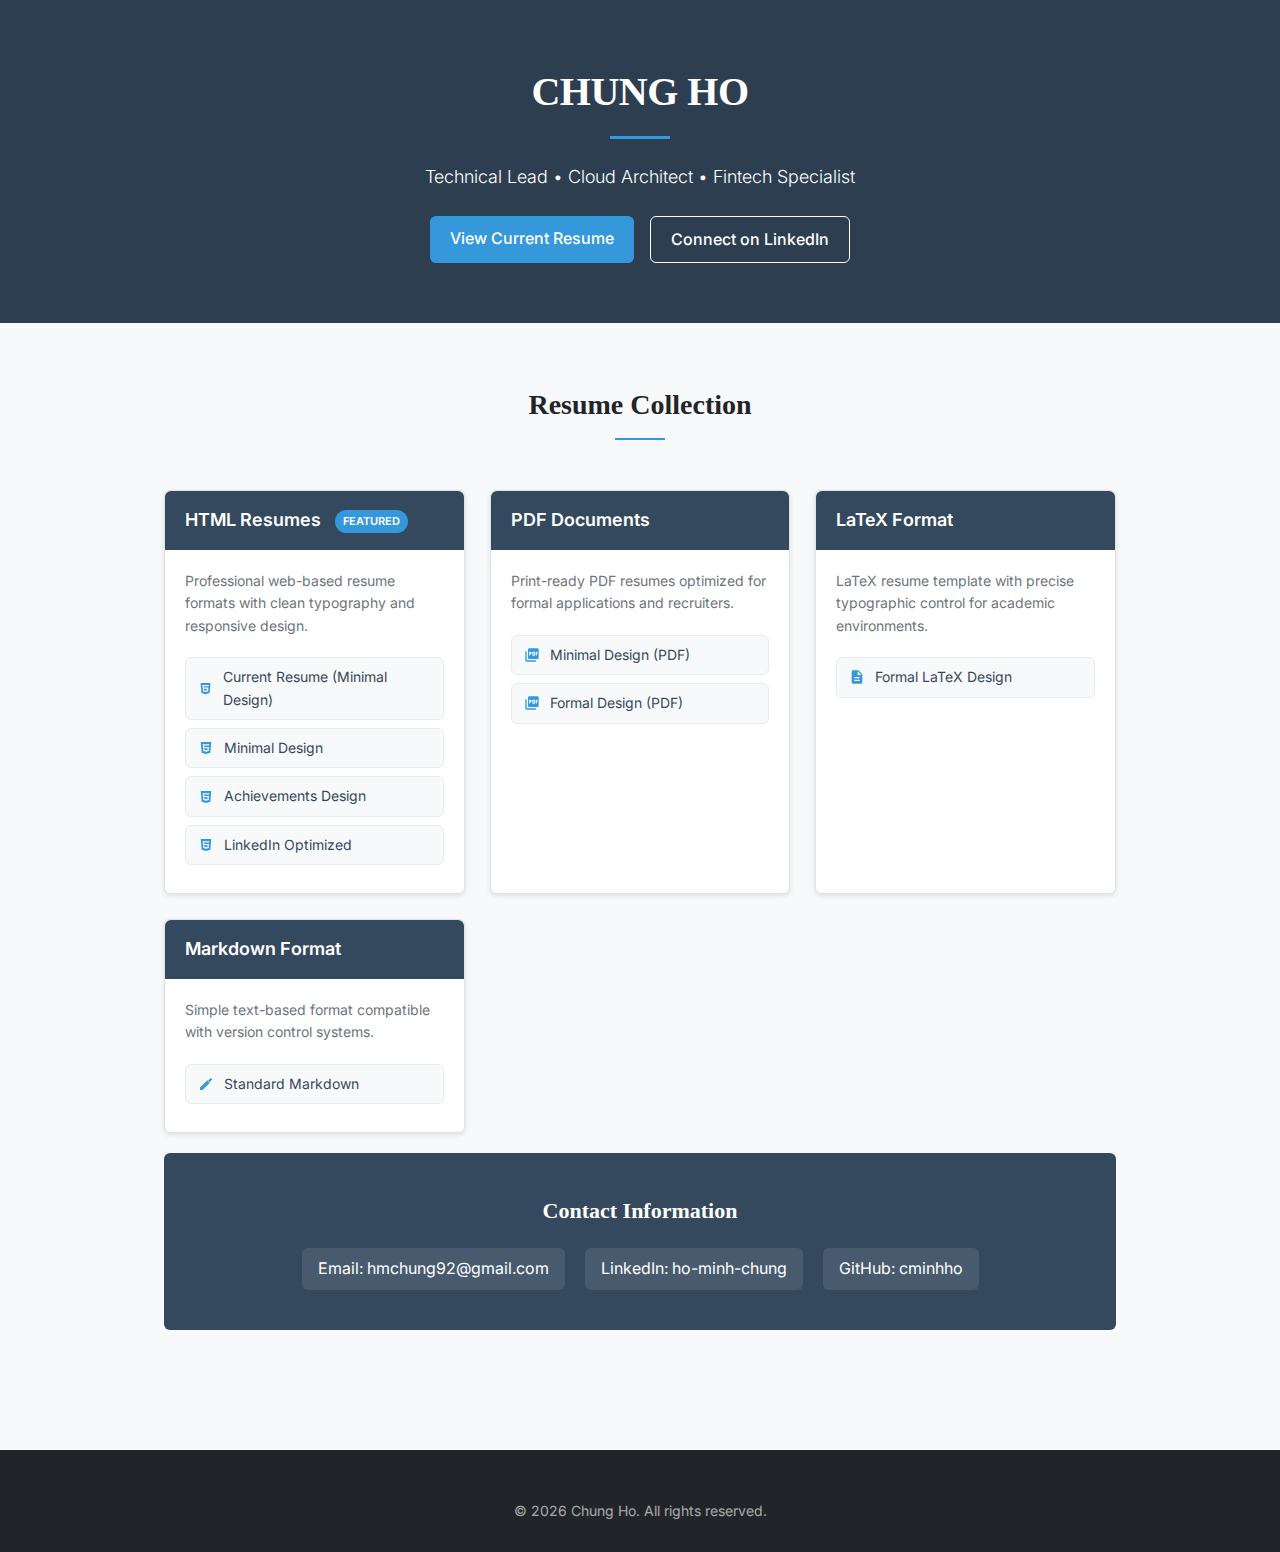
<file: portfolio.html>
<!DOCTYPE html>
<html lang="en">
<head>
    <meta charset="UTF-8">
    <meta name="viewport" content="width=device-width, initial-scale=1.0">
    <meta name="description" content="Professional resume collection of Chung Ho, Technical Lead specializing in enterprise banking and fintech solutions">
    <meta name="keywords" content="Chung Ho, resume, CV, technical lead, fintech, banking">
    <meta name="author" content="Chung Ho">
    <title>CHUNG HO | Resume Collection</title>
    <link rel="preconnect" href="https://fonts.googleapis.com">
    <link rel="preconnect" href="https://fonts.gstatic.com" crossorigin>
    <link href="https://fonts.googleapis.com/css2?family=Inter:wght@300;400;500;600;700&family=Georgia:wght@400;700&display=swap" rel="stylesheet">
    <link rel="icon" href="favicon.ico" type="image/x-icon">
    <style>
        :root {
            --primary: #2c3e50;
            --secondary: #34495e;
            --accent: #3498db;
            --light: #f8f9fa;
            --dark: #212529;
            --text: #343a40;
            --text-light: #6c757d;
            --border: #dee2e6;
            --shadow: 0 2px 5px rgba(0, 0, 0, 0.1);
            --radius: 6px;
            --transition: all 0.2s ease;
        }
        
        * {
            margin: 0;
            padding: 0;
            box-sizing: border-box;
        }
        
        body {
            font-family: 'Inter', Georgia, serif;
            background-color: var(--light);
            color: var(--text);
            line-height: 1.6;
            font-weight: 400;
            font-size: 16px;
        }
        
        .container {
            max-width: 1000px;
            margin: 0 auto;
            padding: 0 24px;
        }
        
        header {
            background-color: var(--primary);
            color: white;
            padding: 60px 0;
            text-align: center;
        }
        
        h1 {
            font-family: Georgia, serif;
            font-size: 40px;
            font-weight: 700;
            margin-bottom: 12px;
            letter-spacing: -0.5px;
        }
        
        .subtitle {
            font-size: 18px;
            font-weight: 300;
            margin-bottom: 24px;
        }
        
        .header-divider {
            width: 60px;
            height: 3px;
            background-color: var(--accent);
            margin: 0 auto 24px;
        }
        
        .btn {
            display: inline-block;
            background-color: var(--accent);
            color: white;
            text-decoration: none;
            padding: 10px 20px;
            border-radius: var(--radius);
            font-weight: 500;
            transition: var(--transition);
            border: none;
        }
        
        .btn:hover {
            background-color: #2980b9;
        }
        
        .btn:focus {
            outline: none;
            box-shadow: 0 0 0 3px rgba(52, 152, 219, 0.3);
        }
        
        .btn-primary {
            background-color: var(--accent);
        }
        
        .btn-secondary {
            background-color: transparent;
            border: 1px solid white;
        }
        
        .btn-secondary:hover {
            background-color: rgba(255, 255, 255, 0.1);
        }
        
        .header-buttons {
            margin-top: 24px;
            display: flex;
            justify-content: center;
            gap: 16px;
        }
        
        .main-content {
            padding: 60px 0;
        }
        
        .section {
            margin-bottom: 60px;
        }
        
        .section-title {
            text-align: center;
            margin-bottom: 40px;
            font-size: 28px;
            font-family: Georgia, serif;
            color: var(--dark);
            position: relative;
            padding-bottom: 10px;
        }
        
        .section-title::after {
            content: '';
            display: block;
            width: 50px;
            height: 2px;
            background-color: var(--accent);
            margin: 10px auto 0;
        }
        
        .formats-grid {
            display: grid;
            grid-template-columns: repeat(auto-fill, minmax(300px, 1fr));
            gap: 25px;
        }
        
        .format-card {
            background: white;
            border-radius: var(--radius);
            box-shadow: var(--shadow);
            transition: var(--transition);
            border: 1px solid var(--border);
        }
        
        .format-card:hover {
            box-shadow: 0 5px 15px rgba(0, 0, 0, 0.1);
        }
        
        .card-header {
            background-color: var(--secondary);
            padding: 15px 20px;
            color: white;
            border-top-left-radius: var(--radius);
            border-top-right-radius: var(--radius);
        }
        
        .card-header h2 {
            font-size: 18px;
            font-weight: 600;
            margin: 0;
        }
        
        .card-badge {
            display: inline-block;
            background-color: #3498db;
            padding: 3px 8px;
            border-radius: 12px;
            font-size: 11px;
            font-weight: 600;
            text-transform: uppercase;
            margin-left: 10px;
            vertical-align: middle;
        }
        
        .card-body {
            padding: 20px;
        }
        
        .card-body p {
            color: var(--text-light);
            margin-bottom: 20px;
            font-size: 14px;
            line-height: 1.6;
        }
        
        .format-links {
            list-style: none;
        }
        
        .format-links li {
            margin-bottom: 8px;
        }
        
        .format-links a {
            display: flex;
            align-items: center;
            color: var(--secondary);
            text-decoration: none;
            padding: 8px 12px;
            border-radius: var(--radius);
            transition: var(--transition);
            font-size: 14px;
            background-color: #f8f9fa;
            border: 1px solid #e9ecef;
        }
        
        .format-links a:hover {
            background-color: #e9ecef;
            color: var(--dark);
        }
        
        .format-links a:focus {
            outline: none;
            box-shadow: 0 0 0 2px rgba(52, 152, 219, 0.3);
        }
        
        .format-links a::before {
            content: '';
            display: inline-block;
            width: 16px;
            height: 16px;
            margin-right: 10px;
            background-repeat: no-repeat;
            background-position: center;
            background-size: contain;
        }
        
        .format-links .html-link::before {
            background-image: url("data:image/svg+xml,%3Csvg xmlns='http://www.w3.org/2000/svg' fill='%233498db' viewBox='0 0 24 24'%3E%3Cpath d='M12 17.56l4.07-1.13.55-6.1H9.38L9.2 8.3h7.6l.2-1.99H7l.56 6.01h6.89l-.23 2.58-2.22.6-2.22-.6-.14-1.66h-2l.29 3.19L12 17.56zM4.07 3h15.86L18.5 19.2 12 21 5.5 19.2 4.07 3z'/%3E%3C/svg%3E");
        }
        
        .format-links .pdf-link::before {
            background-image: url("data:image/svg+xml,%3Csvg xmlns='http://www.w3.org/2000/svg' fill='%233498db' viewBox='0 0 24 24'%3E%3Cpath d='M20 2H8c-1.1 0-2 .9-2 2v12c0 1.1.9 2 2 2h12c1.1 0 2-.9 2-2V4c0-1.1-.9-2-2-2zm-8.5 7.5c0 .83-.67 1.5-1.5 1.5H9v1.25c0 .41-.34.75-.75.75s-.75-.34-.75-.75V8c0-.55.45-1 1-1H10c.83 0 1.5.67 1.5 1.5v1zm5 2c0 .83-.67 1.5-1.5 1.5h-2c-.28 0-.5-.22-.5-.5v-5c0-.28.22-.5.5-.5h2c.83 0 1.5.67 1.5 1.5v3zm4-3.75c0 .41-.34.75-.75.75H19v1h.75c.41 0 .75.34.75.75s-.34.75-.75.75H19v1.25c0 .41-.34.75-.75.75s-.75-.34-.75-.75V8c0-.55.45-1 1-1h1.25c.41 0 .75.34.75.75zM9 9.5h1v-1H9v1zM3 6c-.55 0-1 .45-1 1v13c0 1.1.9 2 2 2h13c.55 0 1-.45 1-1s-.45-1-1-1H5c-.55 0-1-.45-1-1V7c0-.55-.45-1-1-1zm11 5.5h1v-3h-1v3z'/%3E%3C/svg%3E");
        }
        
        .format-links .tex-link::before {
            background-image: url("data:image/svg+xml,%3Csvg xmlns='http://www.w3.org/2000/svg' fill='%233498db' viewBox='0 0 24 24'%3E%3Cpath d='M14 2H6c-1.1 0-1.99.9-1.99 2L4 20c0 1.1.89 2 1.99 2H18c1.1 0 2-.9 2-2V8l-6-6zm2 16H8v-2h8v2zm0-4H8v-2h8v2zm-3-5V3.5L18.5 9H13z'/%3E%3C/svg%3E");
        }
        
        .format-links .md-link::before {
            background-image: url("data:image/svg+xml,%3Csvg xmlns='http://www.w3.org/2000/svg' fill='%233498db' viewBox='0 0 24 24'%3E%3Cpath d='M20.56 3.91c.59.59.59 1.54 0 2.12l-3.89 3.89-2.12-2.12 3.89-3.89c.59-.58 1.54-.58 2.12 0zM3 17.25V21h3.75L17.81 9.94l-3.75-3.75L3 17.25z'/%3E%3C/svg%3E");
        }
        
        .contact-section {
            background-color: var(--secondary);
            color: white;
            text-align: center;
            padding: 40px 0;
            border-radius: var(--radius);
            margin-top: 20px;
        }
        
        .contact-title {
            font-size: 22px;
            margin-bottom: 12px;
            font-family: Georgia, serif;
        }
        
        .contact-links {
            display: flex;
            justify-content: center;
            gap: 20px;
            margin-top: 20px;
        }
        
        .contact-links a {
            color: white;
            text-decoration: none;
            display: flex;
            align-items: center;
            gap: 8px;
            padding: 8px 16px;
            border-radius: var(--radius);
            transition: var(--transition);
            background-color: rgba(255, 255, 255, 0.1);
        }
        
        .contact-links a:hover {
            background-color: rgba(255, 255, 255, 0.2);
        }
        
        footer {
            background-color: var(--dark);
            color: white;
            padding: 30px 0;
            text-align: center;
            font-size: 14px;
        }
        
        .footer-contact {
            margin: 15px 0;
            display: flex;
            justify-content: center;
            gap: 20px;
        }
        
        .footer-contact a {
            color: #f8f9fa;
            text-decoration: none;
            opacity: 0.8;
            transition: var(--transition);
        }
        
        .footer-contact a:hover {
            opacity: 1;
            color: #fff;
        }
        
        .copyright {
            margin-top: 20px;
            opacity: 0.6;
        }
        
        @media (max-width: 768px) {
            header {
                padding: 40px 0;
            }
            
            h1 {
                font-size: 32px;
            }
            
            .subtitle {
                font-size: 16px;
            }
            
            .formats-grid {
                grid-template-columns: 1fr;
            }
            
            .header-buttons {
                flex-direction: column;
                gap: 12px;
            }
            
            .btn {
                width: 100%;
                text-align: center;
            }
            
            .contact-links {
                flex-direction: column;
                gap: 10px;
            }
        }
    </style>
</head>
<body>
    <header>
        <div class="container">
            <h1>CHUNG HO</h1>
            <div class="header-divider"></div>
            <p class="subtitle">Technical Lead • Cloud Architect • Fintech Specialist</p>
            <div class="header-buttons">
                <a href="index.html" class="btn btn-primary" aria-label="View current resume">View Current Resume</a>
                <a href="https://www.linkedin.com/in/ho-minh-chung" class="btn btn-secondary" target="_blank" rel="noopener" aria-label="Connect on LinkedIn">Connect on LinkedIn</a>
            </div>
        </div>
    </header>
    
    <main class="main-content">
        <div class="container">
            <section class="section" id="formats">
                <h2 class="section-title">Resume Collection</h2>
                
                <div class="formats-grid">
                    <div class="format-card">
                        <div class="card-header">
                            <h2>HTML Resumes <span class="card-badge">Featured</span></h2>
                        </div>
                        <div class="card-body">
                            <p>Professional web-based resume formats with clean typography and responsive design.</p>
                            <ul class="format-links">
                                <li><a href="index.html" class="html-link">Current Resume (Minimal Design)</a></li>
                                <li><a href="formats/html/resume-minimal-v1.html" class="html-link">Minimal Design</a></li>
                                <li><a href="formats/html/resume-achievements-v1.html" class="html-link">Achievements Design</a></li>
                                <li><a href="formats/html/resume-linkedin-v1.html" class="html-link">LinkedIn Optimized</a></li>
                            </ul>
                        </div>
                    </div>
                    
                    <div class="format-card">
                        <div class="card-header">
                            <h2>PDF Documents</h2>
                        </div>
                        <div class="card-body">
                            <p>Print-ready PDF resumes optimized for formal applications and recruiters.</p>
                            <ul class="format-links">
                                <li><a href="formats/pdf/resume-minimal-v1.pdf" class="pdf-link">Minimal Design (PDF)</a></li>
                                <li><a href="formats/pdf/resume-formal-v1.pdf" class="pdf-link">Formal Design (PDF)</a></li>
                            </ul>
                        </div>
                    </div>
                    
                    <div class="format-card">
                        <div class="card-header">
                            <h2>LaTeX Format</h2>
                        </div>
                        <div class="card-body">
                            <p>LaTeX resume template with precise typographic control for academic environments.</p>
                            <ul class="format-links">
                                <li><a href="formats/tex/resume-formal-v2.tex" class="tex-link">Formal LaTeX Design</a></li>
                            </ul>
                        </div>
                    </div>
                    
                    <div class="format-card">
                        <div class="card-header">
                            <h2>Markdown Format</h2>
                        </div>
                        <div class="card-body">
                            <p>Simple text-based format compatible with version control systems.</p>
                            <ul class="format-links">
                                <li><a href="formats/md/resume-markdown-v2.md" class="md-link">Standard Markdown</a></li>
                            </ul>
                        </div>
                    </div>
                </div>
                
                <div class="contact-section">
                    <h3 class="contact-title">Contact Information</h3>
                    <div class="contact-links">
                        <a href="mailto:hmchung92@gmail.com" aria-label="Email Me">Email: hmchung92@gmail.com</a>
                        <a href="https://www.linkedin.com/in/ho-minh-chung" target="_blank" rel="noopener" aria-label="LinkedIn Profile">LinkedIn: ho-minh-chung</a>
                        <a href="https://github.com/cminhho" target="_blank" rel="noopener" aria-label="GitHub Profile">GitHub: cminhho</a>
                    </div>
                </div>
            </section>
        </div>
    </main>
    
    <footer>
        <div class="container">
            <div class="copyright">
                &copy; <script>document.write(new Date().getFullYear())</script> Chung Ho. All rights reserved.
            </div>
        </div>
    </footer>
</body>
</html>
</file>
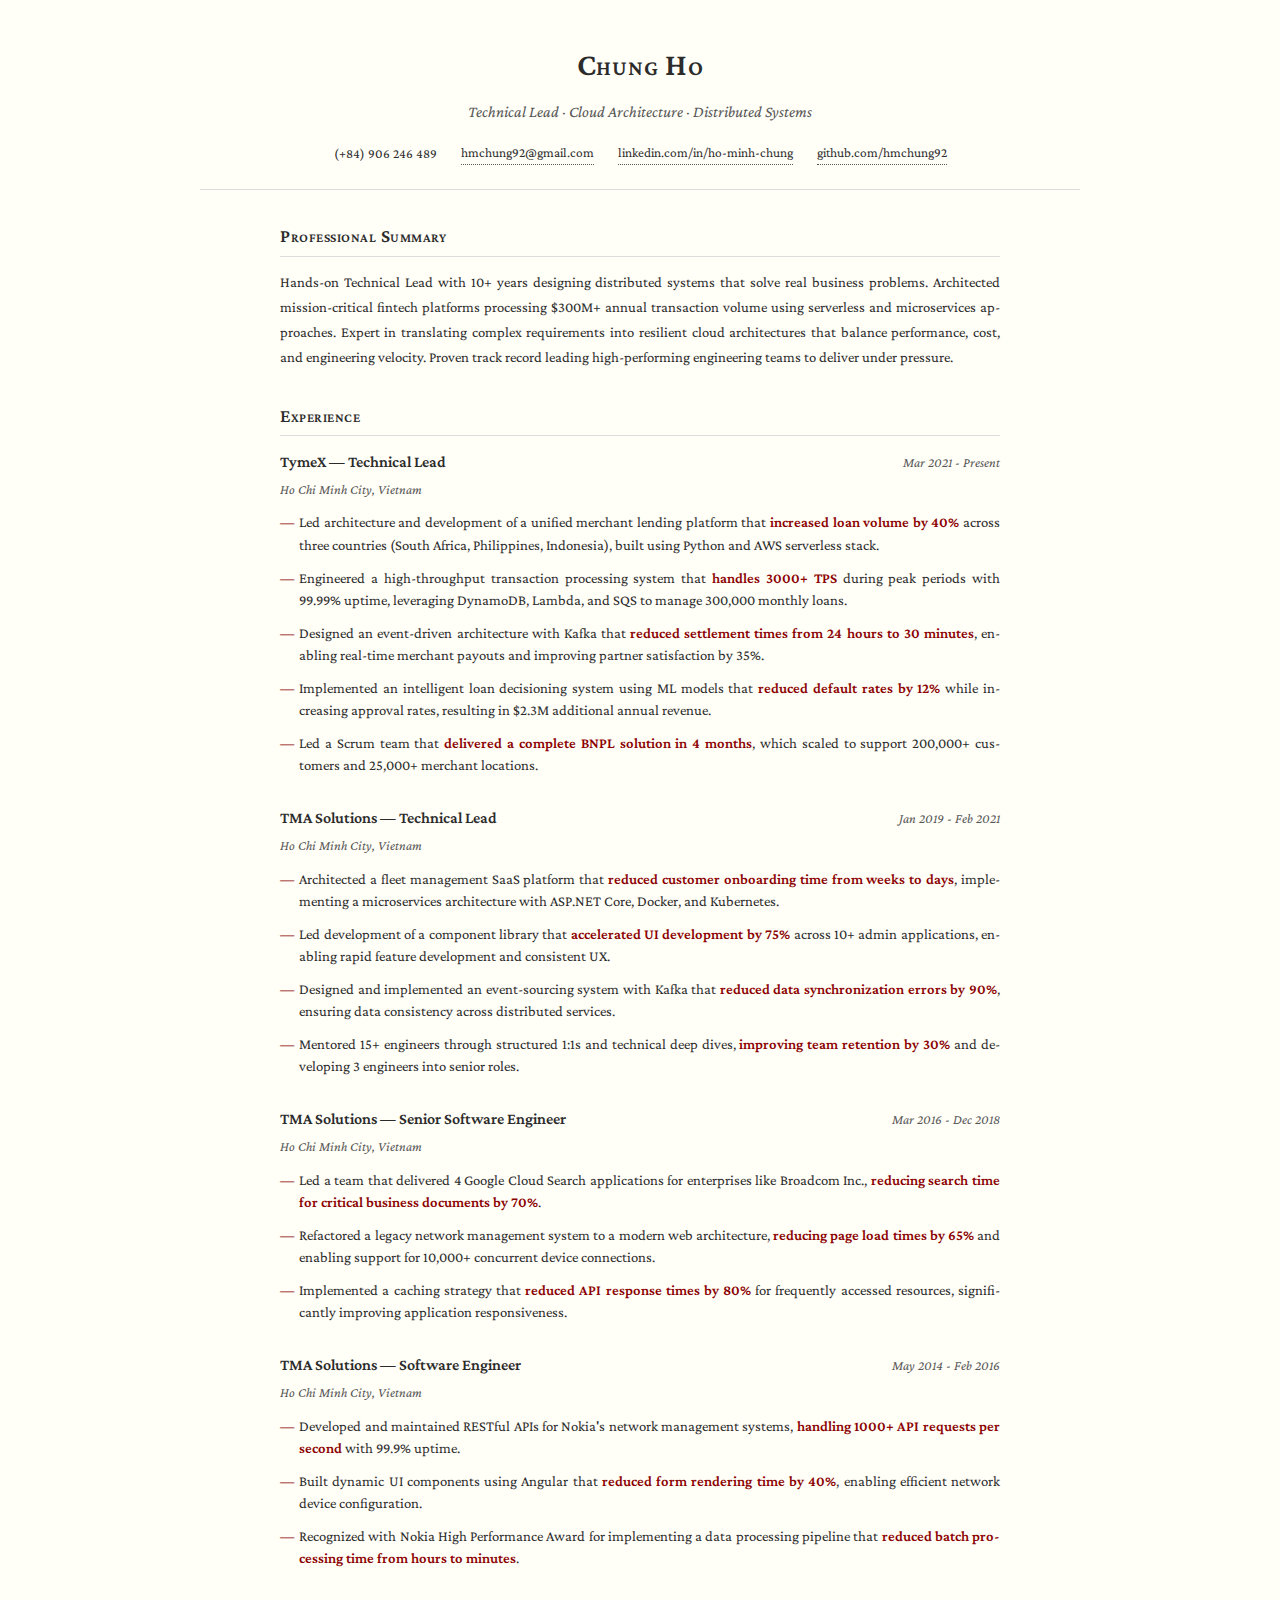
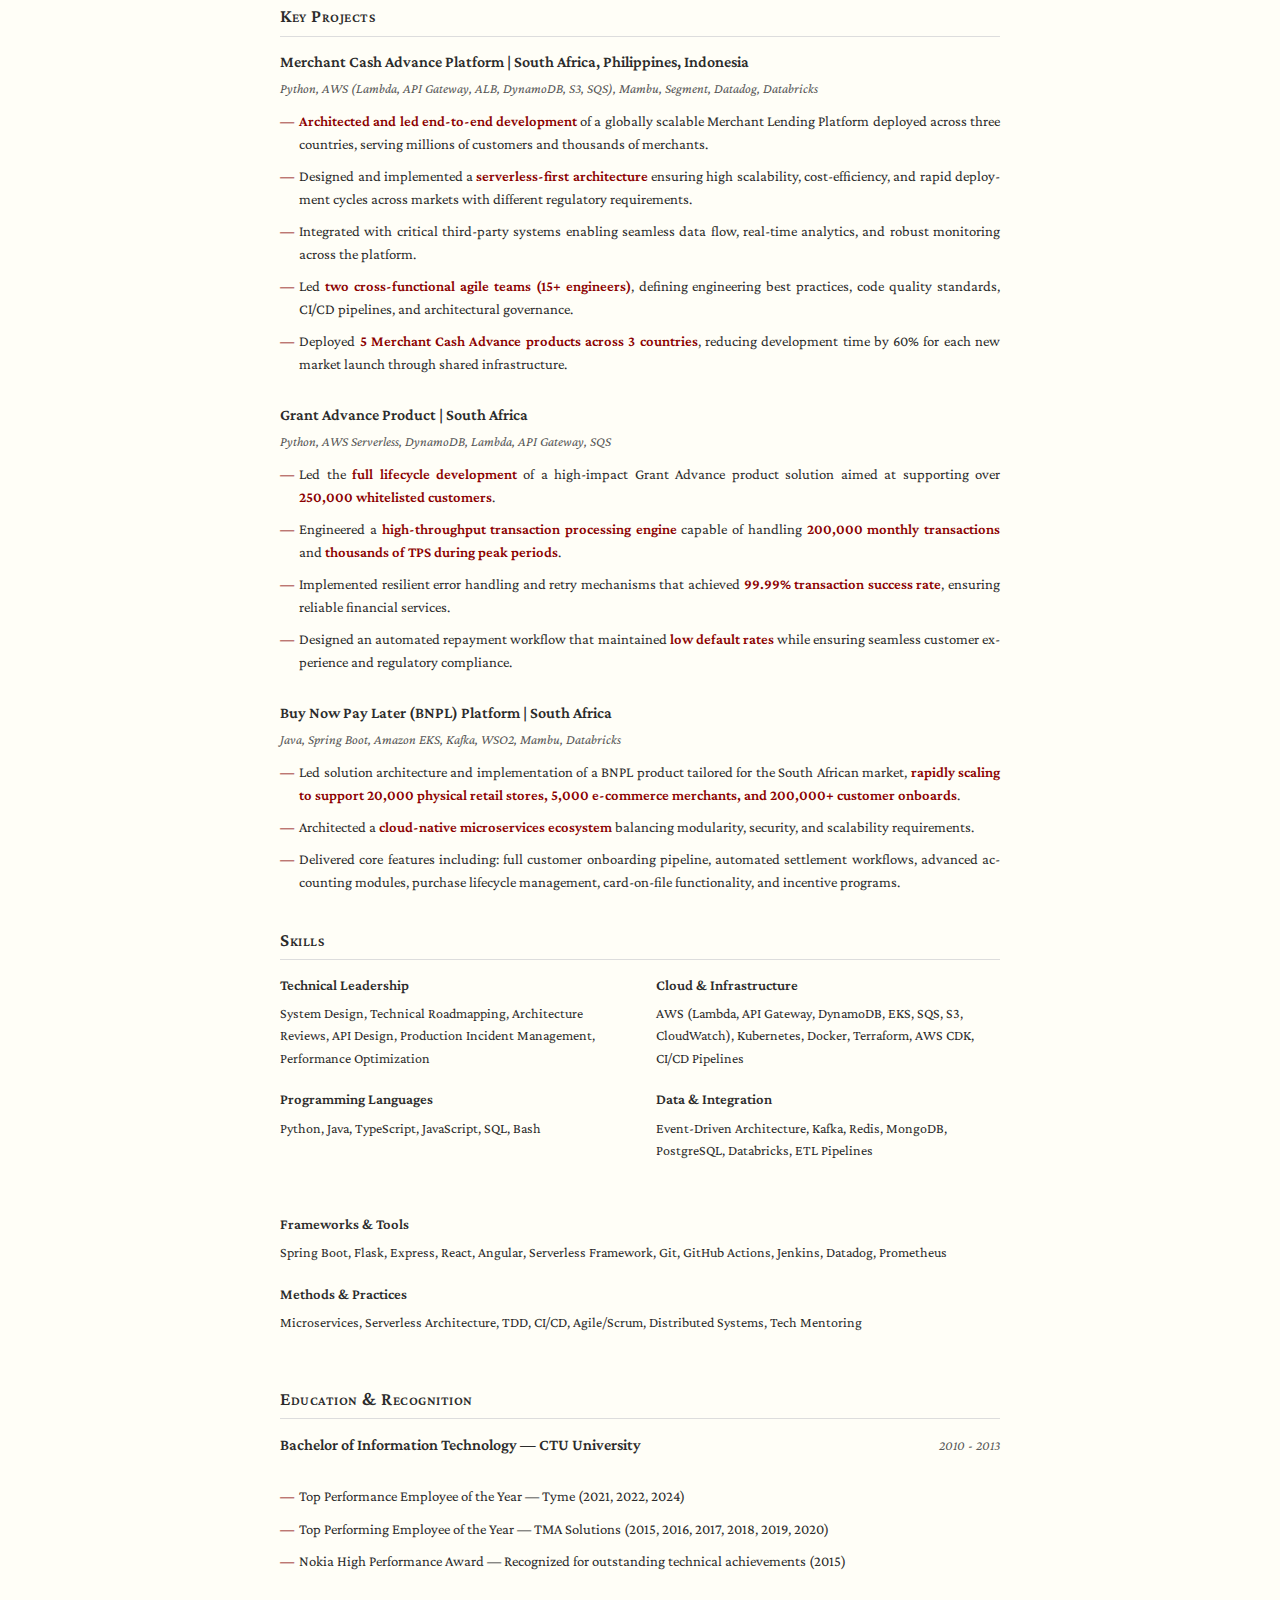
<file: tech_lead_cv.html>
<!DOCTYPE html>
<html lang="en">
<head>
    <meta charset="UTF-8">
    <meta name="viewport" content="width=device-width, initial-scale=1.0">
    <meta name="description" content="Technical Lead CV of Chung Ho - Cloud Architecture, Distributed Systems, FinTech">
    <meta name="keywords" content="Chung Ho, Technical Lead, Software Engineer, AWS, Serverless, Microservices, Cloud Architecture">
    <meta name="author" content="Chung Ho">
    <title>Chung Ho | Technical Lead</title>
    <link rel="icon" href="favicon.ico" type="image/x-icon">
    <link rel="preconnect" href="https://fonts.googleapis.com">
    <link rel="preconnect" href="https://fonts.gstatic.com" crossorigin>
    <link href="https://fonts.googleapis.com/css2?family=Crimson+Pro:ital,wght@0,400;0,500;0,600;1,400&display=swap" rel="stylesheet">
    <style>
        :root {
            --primary-color: #2b2b2b; /* Main text color - darker for better readability */
            --accent-color: #8b0000; /* Deep red for metrics - classic academic emphasis */
            --light-text: #555555;
            --divider-color: #dddddd;
            --paper-color: #FFFEF7; /* Slight cream color for paper-like feel */
            --section-spacing: 2rem;
            --side-margin: 5rem;
        }
        
        * {
            margin: 0;
            padding: 0;
            box-sizing: border-box;
        }
        
        body {
            font-family: 'Crimson Pro', Georgia, serif;
            color: var(--primary-color);
            line-height: 1.5;
            max-width: 60rem;
            margin: 0 auto;
            padding: 2.5rem;
            background-color: var(--paper-color);
            font-size: 11pt;
        }
        
        .header {
            text-align: center;
            margin-bottom: var(--section-spacing);
            border-bottom: 1px solid var(--divider-color);
            padding-bottom: 1.5rem;
        }
        
        .name {
            font-size: 24pt;
            font-weight: 600;
            letter-spacing: 0.75px;
            margin-bottom: 0.75rem;
            font-variant: small-caps;
        }
        
        .title {
            font-size: 12pt;
            font-weight: 400;
            color: var(--light-text);
            margin-bottom: 1.2rem;
            font-style: italic;
        }
        
        .contact-info {
            display: flex;
            flex-wrap: wrap;
            gap: 1.5rem;
            font-size: 10pt;
            justify-content: center;
        }
        
        .contact-item {
            display: flex;
            align-items: center;
            gap: 0.4rem;
        }
        
        .contact-info a {
            color: var(--primary-color);
            text-decoration: none;
            border-bottom: 0.5px dotted var(--light-text);
            padding-bottom: 1px;
        }
        
        .contact-info a:hover {
            border-bottom-style: solid;
        }
        
        .section {
            margin-bottom: var(--section-spacing);
            padding: 0 var(--side-margin);
        }
        
        .section-title {
            font-size: 14pt;
            font-weight: 600;
            margin-bottom: 1.25rem;
            font-variant: small-caps;
            letter-spacing: 0.5px;
            position: relative;
        }
        
        .section-title::after {
            content: "";
            position: absolute;
            bottom: -6px;
            left: 0;
            width: 100%;
            height: 0.5px;
            background-color: var(--divider-color);
        }
        
        .summary {
            margin-bottom: 1rem;
            font-size: 11pt;
            line-height: 1.7;
            text-align: justify;
            hyphens: auto;
        }
        
        .job {
            margin-bottom: 1.8rem;
        }
        
        .job-header {
            display: flex;
            justify-content: space-between;
            align-items: baseline;
            margin-bottom: 0.4rem;
        }
        
        .company-title {
            font-weight: 600;
            font-size: 12pt;
        }
        
        .company-name {
            font-weight: 600;
        }
        
        .job-location {
            font-size: 10pt;
            color: var(--light-text);
            margin-bottom: 0.6rem;
            font-style: italic;
        }
        
        .job-duration {
            color: var(--light-text);
            font-size: 10pt;
            font-style: italic;
        }
        
        .job-bullets {
            list-style-type: none;
            margin-top: 0.7rem;
        }
        
        .job-bullets li {
            margin-bottom: 0.6rem;
            position: relative;
            padding-left: 1.2rem;
            line-height: 1.55;
            text-align: justify;
            hyphens: auto;
        }
        
        .job-bullets li::before {
            content: "—";
            position: absolute;
            left: 0;
            color: var(--accent-color);
        }
        
        .project {
            margin-bottom: 1.7rem;
        }
        
        .project-title {
            font-weight: 600;
            font-size: 12pt;
            margin-bottom: 0.3rem;
        }
        
        .technologies {
            font-size: 10pt;
            color: var(--light-text);
            margin-bottom: 0.6rem;
            font-style: italic;
        }
        
        .skills-container {
            display: flex;
            flex-wrap: wrap;
            gap: 2rem;
        }
        
        .skill-category {
            flex: 1;
            min-width: 250px;
        }
        
        .skill-title {
            font-weight: 600;
            margin-bottom: 0.4rem;
            font-size: 11pt;
        }
        
        .skill-list {
            font-size: 10.5pt;
            margin-bottom: 1.2rem;
            line-height: 1.6;
        }
        
        .metric {
            font-weight: 600;
            color: var(--accent-color);
        }
        
        @media print {
            body {
                padding: 0.5in;
                background-color: white;
                font-size: 10pt;
            }
            
            a {
                color: black;
                text-decoration: none;
                border-bottom: none;
            }
            
            @page {
                margin: 0.5in;
                size: letter;
            }
            
            .section-title::after {
                background-color: #999;
            }
            
            .metric {
                color: black;
                font-weight: bold;
            }
            
            .job-bullets li::before {
                color: #555;
            }
        }
        
        @media screen and (max-width: 768px) {
            body {
                padding: 1.5rem;
                font-size: 10pt;
            }
            
            .job-header {
                flex-direction: column;
                align-items: flex-start;
                gap: 0.2rem;
            }
            
            .skills-container {
                flex-direction: column;
            }
            
            .section {
                padding: 0 0.5rem;
            }
            
            :root {
                --side-margin: 0.5rem;
            }
        }
    </style>
</head>
<body>
    <div class="header">
        <div class="name">Chung Ho</div>
        <div class="title">Technical Lead · Cloud Architecture · Distributed Systems</div>
        <div class="contact-info">
            <div class="contact-item">
                <span>(+84) 906 246 489</span>
            </div>
            <div class="contact-item">
                <a href="mailto:hmchung92@gmail.com">hmchung92@gmail.com</a>
            </div>
            <div class="contact-item">
                <a href="https://www.linkedin.com/in/ho-minh-chung" target="_blank" rel="noopener">linkedin.com/in/ho-minh-chung</a>
            </div>
            <div class="contact-item">
                <a href="https://github.com/hmchung92" target="_blank" rel="noopener">github.com/hmchung92</a>
            </div>
        </div>
    </div>

    <div class="section">
        <div class="section-title">Professional Summary</div>
        <div class="summary">
            Hands-on Technical Lead with 10+ years designing distributed systems that solve real business problems. Architected mission-critical fintech platforms processing $300M+ annual transaction volume using serverless and microservices approaches. Expert in translating complex requirements into resilient cloud architectures that balance performance, cost, and engineering velocity. Proven track record leading high-performing engineering teams to deliver under pressure.
        </div>
    </div>

    <div class="section">
        <div class="section-title">Experience</div>
        
        <div class="job">
            <div class="job-header">
                <div class="company-title"><span class="company-name">TymeX</span> — Technical Lead</div>
                <div class="job-duration">Mar 2021 - Present</div>
            </div>
            <div class="job-location">Ho Chi Minh City, Vietnam</div>
            <ul class="job-bullets">
                <li>Led architecture and development of a unified merchant lending platform that <span class="metric">increased loan volume by 40%</span> across three countries (South Africa, Philippines, Indonesia), built using Python and AWS serverless stack.</li>
                <li>Engineered a high-throughput transaction processing system that <span class="metric">handles 3000+ TPS</span> during peak periods with 99.99% uptime, leveraging DynamoDB, Lambda, and SQS to manage 300,000 monthly loans.</li>
                <li>Designed an event-driven architecture with Kafka that <span class="metric">reduced settlement times from 24 hours to 30 minutes</span>, enabling real-time merchant payouts and improving partner satisfaction by 35%.</li>
                <li>Implemented an intelligent loan decisioning system using ML models that <span class="metric">reduced default rates by 12%</span> while increasing approval rates, resulting in $2.3M additional annual revenue.</li>
                <li>Led a Scrum team that <span class="metric">delivered a complete BNPL solution in 4 months</span>, which scaled to support 200,000+ customers and 25,000+ merchant locations.</li>
            </ul>
        </div>
        
        <div class="job">
            <div class="job-header">
                <div class="company-title"><span class="company-name">TMA Solutions</span> — Technical Lead</div>
                <div class="job-duration">Jan 2019 - Feb 2021</div>
            </div>
            <div class="job-location">Ho Chi Minh City, Vietnam</div>
            <ul class="job-bullets">
                <li>Architected a fleet management SaaS platform that <span class="metric">reduced customer onboarding time from weeks to days</span>, implementing a microservices architecture with ASP.NET Core, Docker, and Kubernetes.</li>
                <li>Led development of a component library that <span class="metric">accelerated UI development by 75%</span> across 10+ admin applications, enabling rapid feature development and consistent UX.</li>
                <li>Designed and implemented an event-sourcing system with Kafka that <span class="metric">reduced data synchronization errors by 90%</span>, ensuring data consistency across distributed services.</li>
                <li>Mentored 15+ engineers through structured 1:1s and technical deep dives, <span class="metric">improving team retention by 30%</span> and developing 3 engineers into senior roles.</li>
            </ul>
        </div>
        
        <div class="job">
            <div class="job-header">
                <div class="company-title"><span class="company-name">TMA Solutions</span> — Senior Software Engineer</div>
                <div class="job-duration">Mar 2016 - Dec 2018</div>
            </div>
            <div class="job-location">Ho Chi Minh City, Vietnam</div>
            <ul class="job-bullets">
                <li>Led a team that delivered 4 Google Cloud Search applications for enterprises like Broadcom Inc., <span class="metric">reducing search time for critical business documents by 70%</span>.</li>
                <li>Refactored a legacy network management system to a modern web architecture, <span class="metric">reducing page load times by 65%</span> and enabling support for 10,000+ concurrent device connections.</li>
                <li>Implemented a caching strategy that <span class="metric">reduced API response times by 80%</span> for frequently accessed resources, significantly improving application responsiveness.</li>
            </ul>
        </div>
        
        <div class="job">
            <div class="job-header">
                <div class="company-title"><span class="company-name">TMA Solutions</span> — Software Engineer</div>
                <div class="job-duration">May 2014 - Feb 2016</div>
            </div>
            <div class="job-location">Ho Chi Minh City, Vietnam</div>
            <ul class="job-bullets">
                <li>Developed and maintained RESTful APIs for Nokia's network management systems, <span class="metric">handling 1000+ API requests per second</span> with 99.9% uptime.</li>
                <li>Built dynamic UI components using Angular that <span class="metric">reduced form rendering time by 40%</span>, enabling efficient network device configuration.</li>
                <li>Recognized with Nokia High Performance Award for implementing a data processing pipeline that <span class="metric">reduced batch processing time from hours to minutes</span>.</li>
            </ul>
        </div>
    </div>

    <div class="section">
        <div class="section-title">Key Projects</div>
        
        <div class="project">
            <div class="project-title">Merchant Cash Advance Platform | South Africa, Philippines, Indonesia</div>
            <div class="technologies">Python, AWS (Lambda, API Gateway, ALB, DynamoDB, S3, SQS), Mambu, Segment, Datadog, Databricks</div>
            <ul class="job-bullets">
                <li><span class="metric">Architected and led end-to-end development</span> of a globally scalable Merchant Lending Platform deployed across three countries, serving millions of customers and thousands of merchants.</li>
                <li>Designed and implemented a <span class="metric">serverless-first architecture</span> ensuring high scalability, cost-efficiency, and rapid deployment cycles across markets with different regulatory requirements.</li>
                <li>Integrated with critical third-party systems enabling seamless data flow, real-time analytics, and robust monitoring across the platform.</li>
                <li>Led <span class="metric">two cross-functional agile teams (15+ engineers)</span>, defining engineering best practices, code quality standards, CI/CD pipelines, and architectural governance.</li>
                <li>Deployed <span class="metric">5 Merchant Cash Advance products across 3 countries</span>, reducing development time by 60% for each new market launch through shared infrastructure.</li>
            </ul>
        </div>
        
        <div class="project">
            <div class="project-title">Grant Advance Product | South Africa</div>
            <div class="technologies">Python, AWS Serverless, DynamoDB, Lambda, API Gateway, SQS</div>
            <ul class="job-bullets">
                <li>Led the <span class="metric">full lifecycle development</span> of a high-impact Grant Advance product solution aimed at supporting over <span class="metric">250,000 whitelisted customers</span>.</li>
                <li>Engineered a <span class="metric">high-throughput transaction processing engine</span> capable of handling <span class="metric">200,000 monthly transactions</span> and <span class="metric">thousands of TPS during peak periods</span>.</li>
                <li>Implemented resilient error handling and retry mechanisms that achieved <span class="metric">99.99% transaction success rate</span>, ensuring reliable financial services.</li>
                <li>Designed an automated repayment workflow that maintained <span class="metric">low default rates</span> while ensuring seamless customer experience and regulatory compliance.</li>
            </ul>
        </div>
        
        <div class="project">
            <div class="project-title">Buy Now Pay Later (BNPL) Platform | South Africa</div>
            <div class="technologies">Java, Spring Boot, Amazon EKS, Kafka, WSO2, Mambu, Databricks</div>
            <ul class="job-bullets">
                <li>Led solution architecture and implementation of a BNPL product tailored for the South African market, <span class="metric">rapidly scaling to support 20,000 physical retail stores, 5,000 e-commerce merchants, and 200,000+ customer onboards</span>.</li>
                <li>Architected a <span class="metric">cloud-native microservices ecosystem</span> balancing modularity, security, and scalability requirements.</li>
                <li>Delivered core features including: full customer onboarding pipeline, automated settlement workflows, advanced accounting modules, purchase lifecycle management, card-on-file functionality, and incentive programs.</li>
            </ul>
        </div>
    </div>

    <div class="section">
        <div class="section-title">Skills</div>
        <div class="skills-container">
            <div class="skill-category">
                <div class="skill-title">Technical Leadership</div>
                <div class="skill-list">System Design, Technical Roadmapping, Architecture Reviews, API Design, Production Incident Management, Performance Optimization</div>
                
                <div class="skill-title">Programming Languages</div>
                <div class="skill-list">Python, Java, TypeScript, JavaScript, SQL, Bash</div>
            </div>
            
            <div class="skill-category">
                <div class="skill-title">Cloud & Infrastructure</div>
                <div class="skill-list">AWS (Lambda, API Gateway, DynamoDB, EKS, SQS, S3, CloudWatch), Kubernetes, Docker, Terraform, AWS CDK, CI/CD Pipelines</div>
                
                <div class="skill-title">Data & Integration</div>
                <div class="skill-list">Event-Driven Architecture, Kafka, Redis, MongoDB, PostgreSQL, Databricks, ETL Pipelines</div>
            </div>
            
            <div class="skill-category">
                <div class="skill-title">Frameworks & Tools</div>
                <div class="skill-list">Spring Boot, Flask, Express, React, Angular, Serverless Framework, Git, GitHub Actions, Jenkins, Datadog, Prometheus</div>
                
                <div class="skill-title">Methods & Practices</div>
                <div class="skill-list">Microservices, Serverless Architecture, TDD, CI/CD, Agile/Scrum, Distributed Systems, Tech Mentoring</div>
            </div>
        </div>
    </div>

    <div class="section">
        <div class="section-title">Education & Recognition</div>
        <div class="job">
            <div class="job-header">
                <div class="company-title">Bachelor of Information Technology — <span class="company-name">CTU University</span></div>
                <div class="job-duration">2010 - 2013</div>
            </div>
        </div>
        
        <ul class="job-bullets">
            <li>Top Performance Employee of the Year — Tyme (2021, 2022, 2024)</li>
            <li>Top Performing Employee of the Year — TMA Solutions (2015, 2016, 2017, 2018, 2019, 2020)</li>
            <li>Nokia High Performance Award — Recognized for outstanding technical achievements (2015)</li>
        </ul>
    </div>
</body>
</html>
</file>
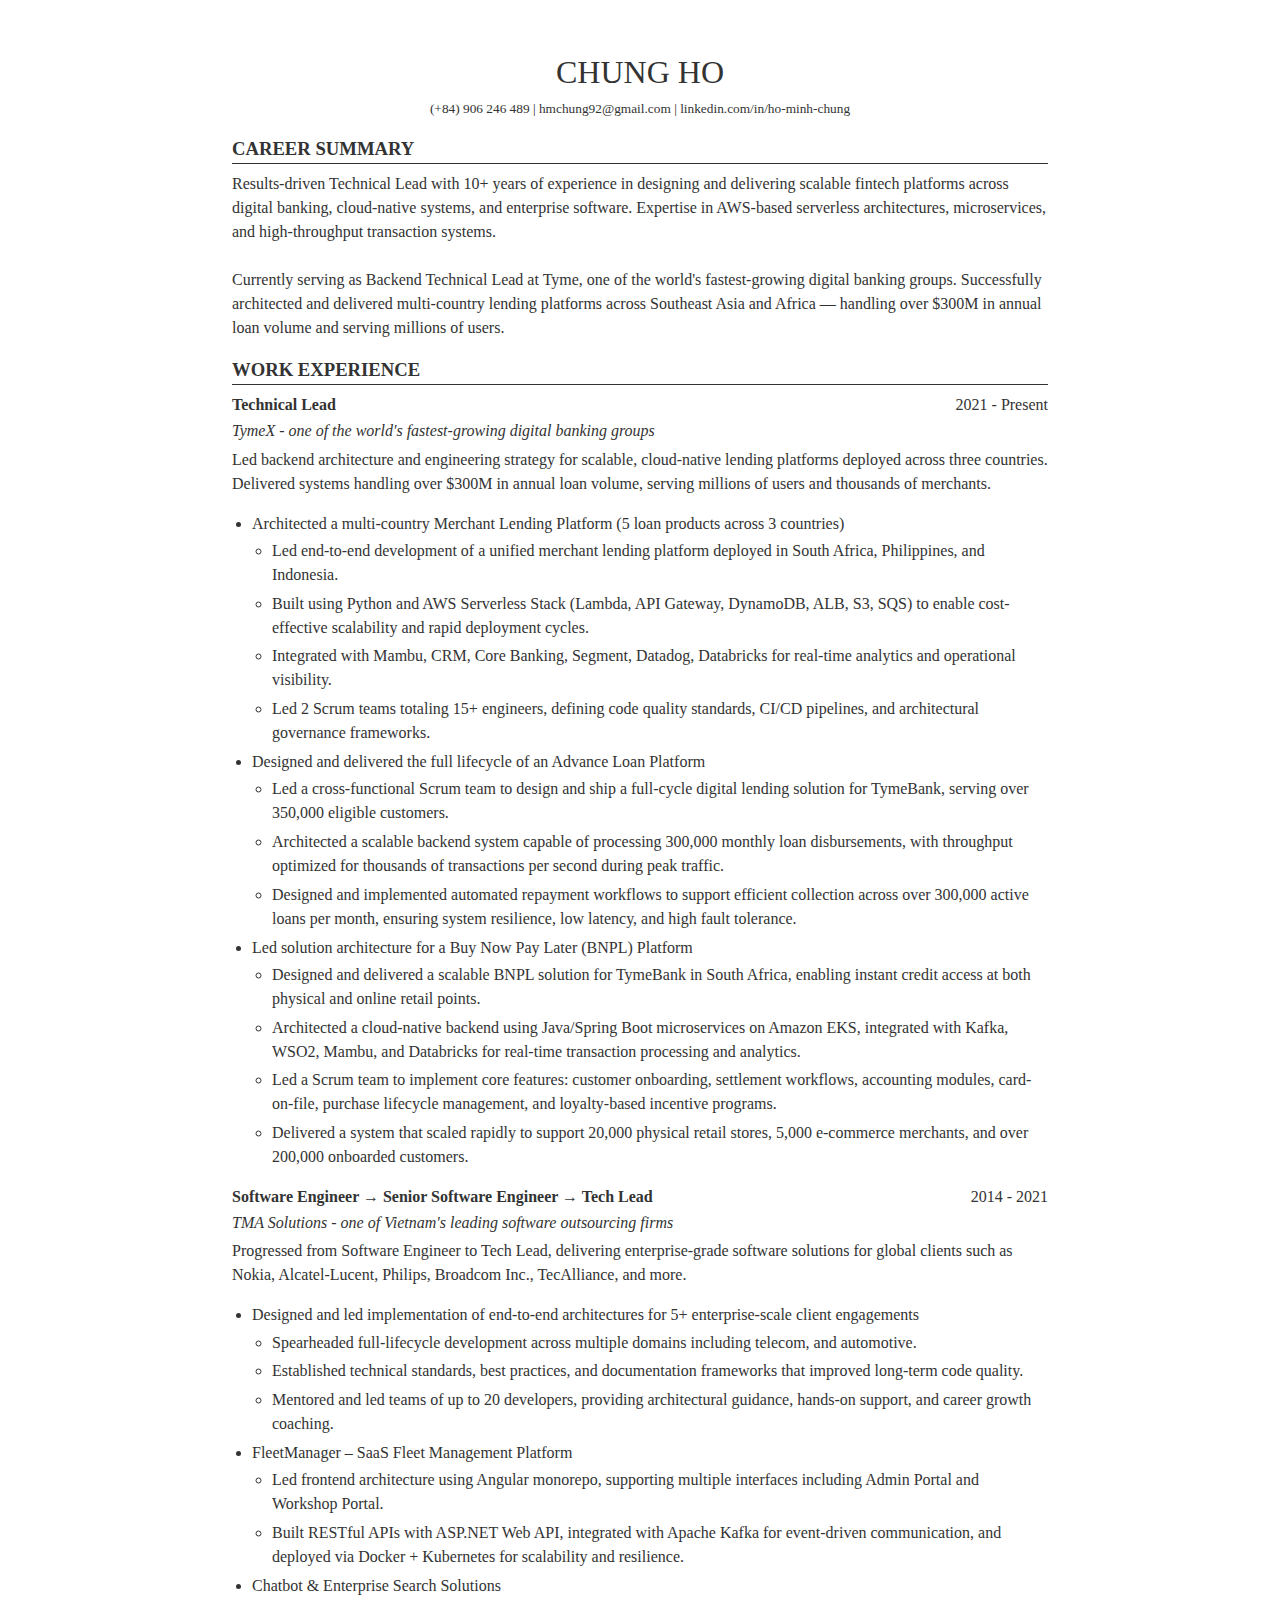
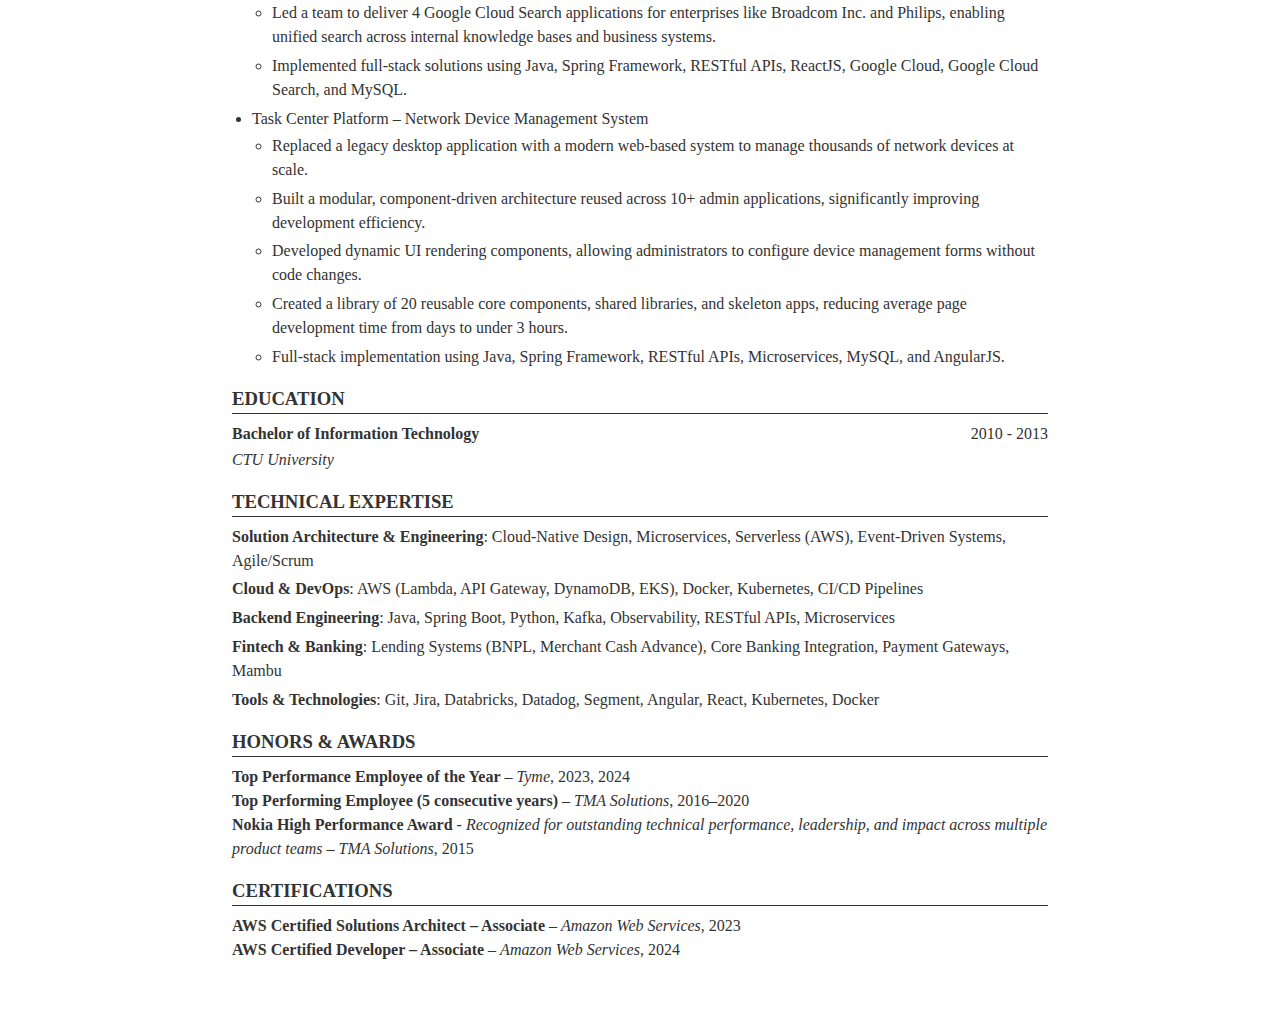
<file: formats/archive/resume-minimal-v0.html>
<!DOCTYPE html>
<html lang="en">
<head>
    <meta charset="UTF-8">
    <meta name="viewport" content="width=device-width, initial-scale=1.0">
    <title>CHUNG HO - CV</title>
    <style>
        body {
            font-family: Georgia, serif;
            color: #333;
            line-height: 1.5;
            max-width: 8.5in;
            margin: 0 auto;
            padding: 0.5in;
        }
        
        .header {
            text-align: center;
            margin-bottom: 1rem;
        }
        
        .name {
            font-size: 24pt;
            margin-bottom: 0.2rem;
        }
        
        .contact-info {
            font-size: 10pt;
            margin-bottom: 1rem;
        }
        
        a {
            color: #333;
            text-decoration: none;
        }
        
        .section {
            margin-bottom: 1rem;
        }
        
        .section-title {
            font-size: 14pt;
            font-weight: bold;
            text-transform: uppercase;
            border-bottom: 1px solid #333;
            margin-bottom: 0.5rem;
        }
        
        .job {
            margin-bottom: 1rem;
        }
        
        .job-header {
            display: flex;
            justify-content: space-between;
            align-items: baseline;
            margin-bottom: 0.1rem;
        }
        
        .job-title {
            font-size: 12pt;
            font-weight: bold;
        }
        
        .company {
            font-style: italic;
            margin-bottom: 0.3rem;
        }
        
        .job-description {
            margin-bottom: 0.5rem;
        }
        
        ul {
            margin-bottom: 0.5rem;
            padding-left: 20px;
        }
        
        li {
            margin-bottom: 0.3rem;
        }
        
        ul ul {
            margin-top: 0.2rem;
            margin-bottom: 0.3rem;
        }
        
        .skill-area {
            margin-bottom: 0.3rem;
        }
        
        .skill-type {
            font-weight: bold;
        }
        
        .award-title {
            font-weight: bold;
        }
        
        .cert-title {
            font-weight: bold;
        }
        
        .italic {
            font-style: italic;
        }
        
        @media print {
            body {
                padding: 0.4in;
            }
        }
    </style>
</head>
<body>
    <div class="header">
        <div class="name">CHUNG HO</div>
        <div class="contact-info">
            (+84) 906 246 489 | <a href="mailto:hmchung92@gmail.com">hmchung92@gmail.com</a> | <a href="https://www.linkedin.com/in/ho-minh-chung">linkedin.com/in/ho-minh-chung</a>
        </div>
    </div>

    <div class="section">
        <div class="section-title">CAREER SUMMARY</div>
        <div>
            Results-driven Technical Lead with 10+ years of experience in designing and delivering scalable fintech platforms across digital banking, cloud-native systems, and enterprise software. Expertise in AWS-based serverless architectures, microservices, and high-throughput transaction systems.
            <br><br>
            Currently serving as Backend Technical Lead at Tyme, one of the world's fastest-growing digital banking groups. Successfully architected and delivered multi-country lending platforms across Southeast Asia and Africa — handling over $300M in annual loan volume and serving millions of users.
        </div>
    </div>

    <div class="section">
        <div class="section-title">WORK EXPERIENCE</div>
        
        <div class="job">
            <div class="job-header">
                <div class="job-title">Technical Lead</div>
                <div>2021 - Present</div>
            </div>
            <div class="company">TymeX - one of the world's fastest-growing digital banking groups</div>
            <div class="job-description">
                Led backend architecture and engineering strategy for scalable, cloud-native lending platforms deployed across three countries. Delivered systems handling over $300M in annual loan volume, serving millions of users and thousands of merchants.
            </div>
            
            <ul>
                <li>
                    Architected a multi-country Merchant Lending Platform (5 loan products across 3 countries)
                    <ul>
                        <li>Led end-to-end development of a unified merchant lending platform deployed in South Africa, Philippines, and Indonesia.</li>
                        <li>Built using Python and AWS Serverless Stack (Lambda, API Gateway, DynamoDB, ALB, S3, SQS) to enable cost-effective scalability and rapid deployment cycles.</li>
                        <li>Integrated with Mambu, CRM, Core Banking, Segment, Datadog, Databricks for real-time analytics and operational visibility.</li>
                        <li>Led 2 Scrum teams totaling 15+ engineers, defining code quality standards, CI/CD pipelines, and architectural governance frameworks.</li>
                    </ul>
                </li>
                <li>
                    Designed and delivered the full lifecycle of an Advance Loan Platform
                    <ul>
                        <li>Led a cross-functional Scrum team to design and ship a full-cycle digital lending solution for TymeBank, serving over 350,000 eligible customers.</li>
                        <li>Architected a scalable backend system capable of processing 300,000 monthly loan disbursements, with throughput optimized for thousands of transactions per second during peak traffic.</li>
                        <li>Designed and implemented automated repayment workflows to support efficient collection across over 300,000 active loans per month, ensuring system resilience, low latency, and high fault tolerance.</li>
                    </ul>
                </li>
                <li>
                    Led solution architecture for a Buy Now Pay Later (BNPL) Platform
                    <ul>
                        <li>Designed and delivered a scalable BNPL solution for TymeBank in South Africa, enabling instant credit access at both physical and online retail points.</li>
                        <li>Architected a cloud-native backend using Java/Spring Boot microservices on Amazon EKS, integrated with Kafka, WSO2, Mambu, and Databricks for real-time transaction processing and analytics.</li>
                        <li>Led a Scrum team to implement core features: customer onboarding, settlement workflows, accounting modules, card-on-file, purchase lifecycle management, and loyalty-based incentive programs.</li>
                        <li>Delivered a system that scaled rapidly to support 20,000 physical retail stores, 5,000 e-commerce merchants, and over 200,000 onboarded customers.</li>
                    </ul>
                </li>
            </ul>
        </div>
        
        <div class="job">
            <div class="job-header">
                <div class="job-title">Software Engineer → Senior Software Engineer → Tech Lead</div>
                <div>2014 - 2021</div>
            </div>
            <div class="company">TMA Solutions - one of Vietnam's leading software outsourcing firms</div>
            <div class="job-description">
                Progressed from Software Engineer to Tech Lead, delivering enterprise-grade software solutions for global clients such as Nokia, Alcatel-Lucent, Philips, Broadcom Inc., TecAlliance, and more.
            </div>
            
            <ul>
                <li>
                    Designed and led implementation of end-to-end architectures for 5+ enterprise-scale client engagements
                    <ul>
                        <li>Spearheaded full-lifecycle development across multiple domains including telecom, and automotive.</li>
                        <li>Established technical standards, best practices, and documentation frameworks that improved long-term code quality.</li>
                        <li>Mentored and led teams of up to 20 developers, providing architectural guidance, hands-on support, and career growth coaching.</li>
                    </ul>
                </li>
                <li>
                    FleetManager – SaaS Fleet Management Platform
                    <ul>
                        <li>Led frontend architecture using Angular monorepo, supporting multiple interfaces including Admin Portal and Workshop Portal.</li>
                        <li>Built RESTful APIs with ASP.NET Web API, integrated with Apache Kafka for event-driven communication, and deployed via Docker + Kubernetes for scalability and resilience.</li>
                    </ul>
                </li>
                <li>
                    Chatbot & Enterprise Search Solutions
                    <ul>
                        <li>Led a team to deliver 4 Google Cloud Search applications for enterprises like Broadcom Inc. and Philips, enabling unified search across internal knowledge bases and business systems.</li>
                        <li>Implemented full-stack solutions using Java, Spring Framework, RESTful APIs, ReactJS, Google Cloud, Google Cloud Search, and MySQL.</li>
                    </ul>
                </li>
                <li>
                    Task Center Platform – Network Device Management System
                    <ul>
                        <li>Replaced a legacy desktop application with a modern web-based system to manage thousands of network devices at scale.</li>
                        <li>Built a modular, component-driven architecture reused across 10+ admin applications, significantly improving development efficiency.</li>
                        <li>Developed dynamic UI rendering components, allowing administrators to configure device management forms without code changes.</li>
                        <li>Created a library of 20 reusable core components, shared libraries, and skeleton apps, reducing average page development time from days to under 3 hours.</li>
                        <li>Full-stack implementation using Java, Spring Framework, RESTful APIs, Microservices, MySQL, and AngularJS.</li>
                    </ul>
                </li>
            </ul>
        </div>
    </div>

    <div class="section">
        <div class="section-title">EDUCATION</div>
        <div class="job-header">
            <div class="job-title">Bachelor of Information Technology</div>
            <div>2010 - 2013</div>
        </div>
        <div class="company">CTU University</div>
    </div>

    <div class="section">
        <div class="section-title">TECHNICAL EXPERTISE</div>
        <div>
            <div class="skill-area"><span class="skill-type">Solution Architecture & Engineering</span>: Cloud-Native Design, Microservices, Serverless (AWS), Event-Driven Systems, Agile/Scrum</div>
            <div class="skill-area"><span class="skill-type">Cloud & DevOps</span>: AWS (Lambda, API Gateway, DynamoDB, EKS), Docker, Kubernetes, CI/CD Pipelines</div>
            <div class="skill-area"><span class="skill-type">Backend Engineering</span>: Java, Spring Boot, Python, Kafka, Observability, RESTful APIs, Microservices</div>
            <div class="skill-area"><span class="skill-type">Fintech & Banking</span>: Lending Systems (BNPL, Merchant Cash Advance), Core Banking Integration, Payment Gateways, Mambu</div>
            <div class="skill-area"><span class="skill-type">Tools & Technologies</span>: Git, Jira, Databricks, Datadog, Segment, Angular, React, Kubernetes, Docker</div>
        </div>
    </div>

    <div class="section">
        <div class="section-title">HONORS & AWARDS</div>
        <div class="job">
            <div><span class="award-title">Top Performance Employee of the Year</span> – <span class="italic">Tyme</span>, 2023, 2024</div>
            <div><span class="award-title">Top Performing Employee (5 consecutive years)</span> – <span class="italic">TMA Solutions</span>, 2016–2020</div>
            <div><span class="award-title">Nokia High Performance Award</span> - <span class="italic">Recognized for outstanding technical performance, leadership, and impact across multiple product teams</span> – <span class="italic">TMA Solutions</span>, 2015</div>
        </div>
    </div>

    <div class="section">
        <div class="section-title">CERTIFICATIONS</div>
        <div class="job">
            <div><span class="cert-title">AWS Certified Solutions Architect – Associate</span> – <span class="italic">Amazon Web Services</span>, 2023</div>
            <div><span class="cert-title">AWS Certified Developer – Associate</span> – <span class="italic">Amazon Web Services</span>, 2024</div>
        </div>
    </div>

</body>
</html>
</file>
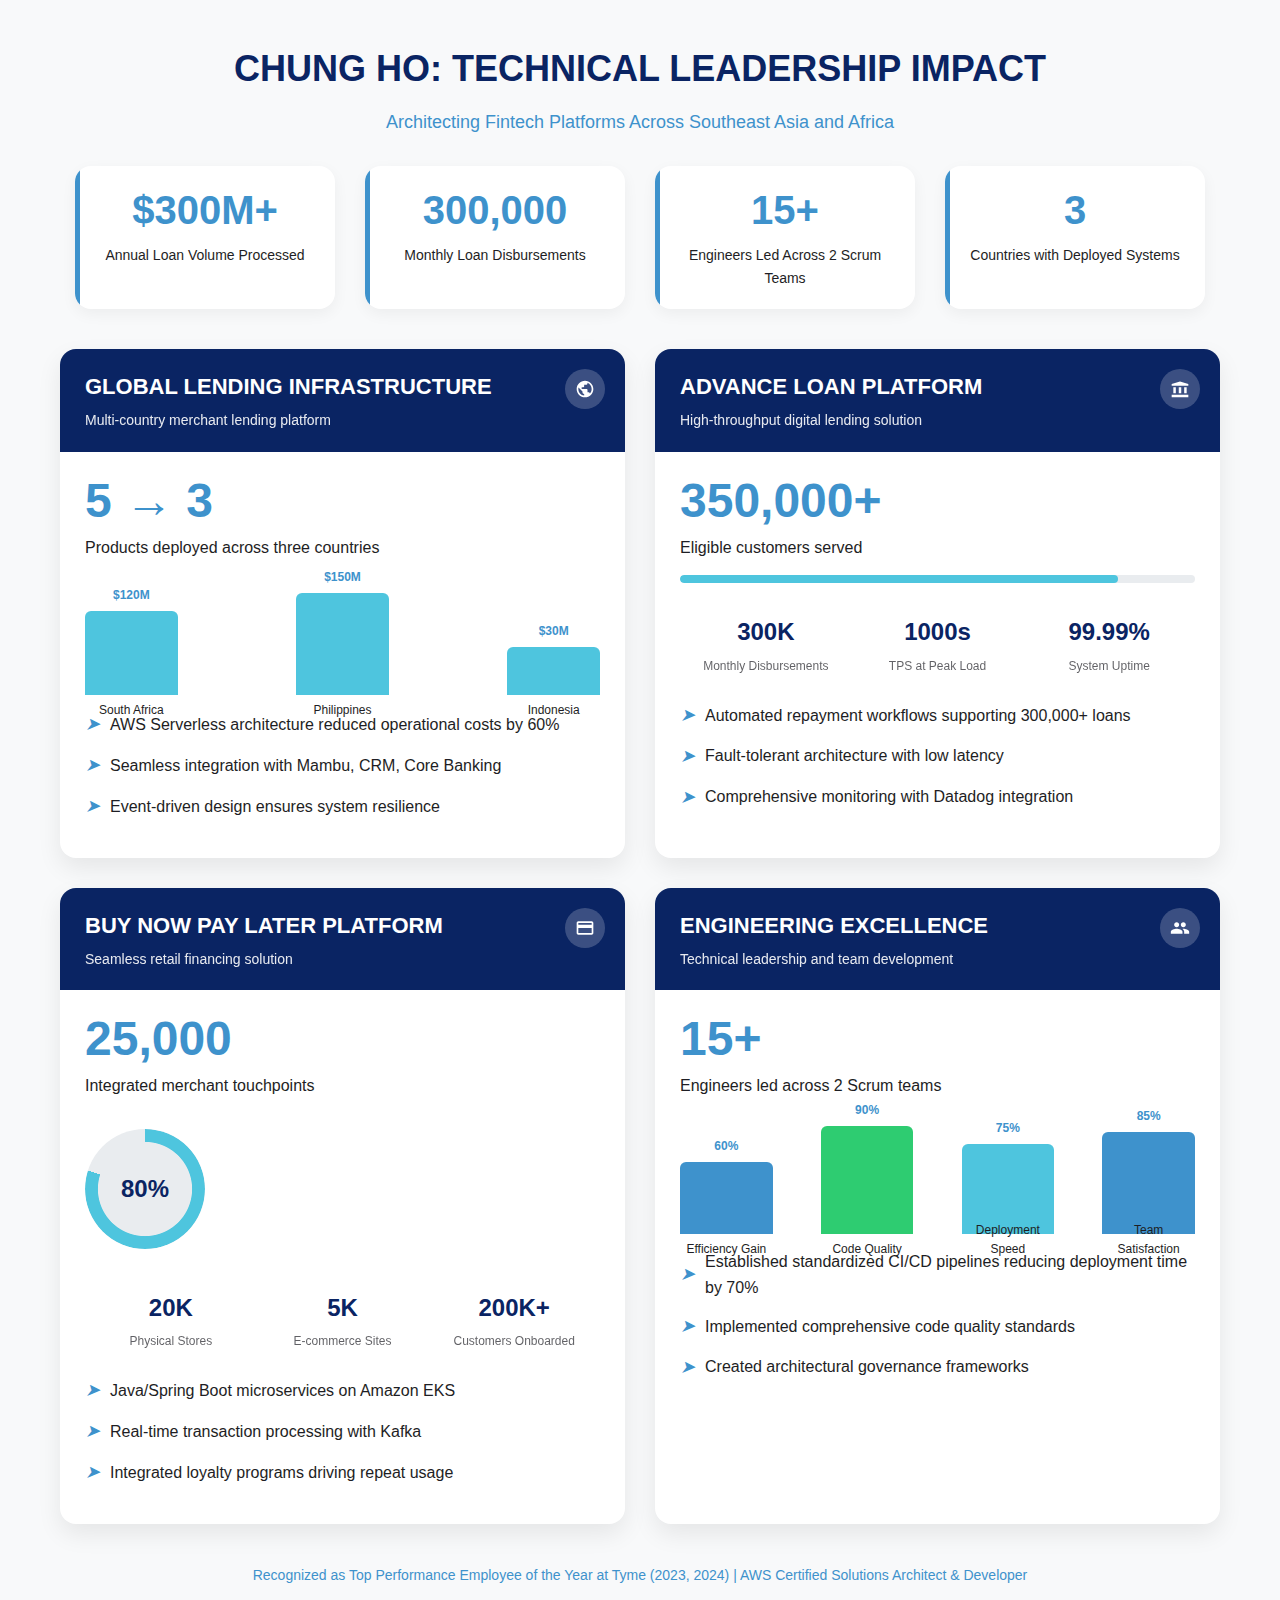
<file: formats/html/resume-achievements-v1.html>
<!DOCTYPE html>
<html lang="en">
<head>
    <meta charset="UTF-8">
    <meta name="viewport" content="width=device-width, initial-scale=1.0">
    <title>Chung Ho - Technical Leadership Impact</title>
    <style>
        :root {
            --primary: #0a2463;
            --secondary: #3e92cc;
            --accent: #4ec5de;
            --light: #f5f5f5;
            --dark: #1e1e24;
            --success: #2ecc71;
        }
        
        * {
            margin: 0;
            padding: 0;
            box-sizing: border-box;
        }
        
        body {
            font-family: 'Segoe UI', Arial, sans-serif;
            background-color: #f8f9fa;
            color: var(--dark);
            line-height: 1.6;
        }
        
        .container {
            max-width: 1200px;
            margin: 0 auto;
            padding: 40px 20px;
        }
        
        .header {
            text-align: center;
            margin-bottom: 30px;
            position: relative;
        }
        
        .header h1 {
            font-size: 36px;
            color: var(--primary);
            margin-bottom: 10px;
            font-weight: 700;
        }
        
        .header p {
            font-size: 18px;
            color: var(--secondary);
            max-width: 800px;
            margin: 0 auto;
        }
        
        .achievement-grid {
            display: grid;
            grid-template-columns: repeat(2, 1fr);
            gap: 30px;
            margin-top: 40px;
        }
        
        .achievement-card {
            background: white;
            border-radius: 16px;
            overflow: hidden;
            box-shadow: 0 10px 25px rgba(0,0,0,0.08);
            transition: transform 0.3s ease, box-shadow 0.3s ease;
            position: relative;
        }
        
        .achievement-card:hover {
            transform: translateY(-5px);
            box-shadow: 0 15px 35px rgba(0,0,0,0.12);
        }
        
        .card-header {
            background: var(--primary);
            color: white;
            padding: 20px 25px;
            position: relative;
        }
        
        .card-header h2 {
            font-size: 22px;
            font-weight: 600;
            margin-bottom: 5px;
        }
        
        .card-header p {
            font-size: 14px;
            opacity: 0.9;
        }
        
        .card-body {
            padding: 25px;
        }
        
        .highlight-number {
            font-size: 48px;
            font-weight: 700;
            color: var(--secondary);
            margin-bottom: 10px;
            line-height: 1;
        }
        
        .highlight-text {
            font-size: 16px;
            margin-bottom: 15px;
        }
        
        .stat-container {
            margin-top: 15px;
        }
        
        .stat-item {
            display: flex;
            align-items: center;
            margin-bottom: 12px;
        }
        
        .stat-item i {
            color: var(--secondary);
            margin-right: 10px;
            font-size: 18px;
        }
        
        .achievement-icon {
            position: absolute;
            top: 20px;
            right: 20px;
            background: rgba(255,255,255,0.2);
            width: 40px;
            height: 40px;
            border-radius: 50%;
            display: flex;
            align-items: center;
            justify-content: center;
        }
        
        .achievement-icon svg {
            width: 20px;
            height: 20px;
            fill: white;
        }
        
        .progress-bar {
            height: 8px;
            background: #e9ecef;
            border-radius: 4px;
            margin-bottom: 20px;
            overflow: hidden;
        }
        
        .progress-value {
            height: 100%;
            background: var(--accent);
            border-radius: 4px;
        }
        
        .stats-row {
            display: flex;
            justify-content: space-between;
            margin-top: 15px;
        }
        
        .stat-box {
            text-align: center;
            flex: 1;
            padding: 10px;
        }
        
        .stat-box .number {
            font-size: 24px;
            font-weight: 700;
            color: var(--primary);
            margin-bottom: 5px;
        }
        
        .stat-box .label {
            font-size: 12px;
            color: var(--dark);
            opacity: 0.7;
        }
        
        .key-impact {
            text-align: center;
            margin: 50px 0 30px;
        }
        
        .key-impact h2 {
            font-size: 28px;
            color: var(--primary);
            margin-bottom: 15px;
        }
        
        .impact-metrics {
            display: flex;
            justify-content: space-between;
            margin-top: 30px;
        }
        
        .impact-item {
            flex: 1;
            text-align: center;
            padding: 20px;
            background: white;
            border-radius: 16px;
            box-shadow: 0 5px 15px rgba(0,0,0,0.05);
            margin: 0 15px;
            position: relative;
            overflow: hidden;
        }
        
        .impact-item::before {
            content: '';
            position: absolute;
            top: 0;
            left: 0;
            width: 5px;
            height: 100%;
            background: var(--secondary);
        }
        
        .impact-item .value {
            font-size: 40px;
            font-weight: 700;
            color: var(--secondary);
            line-height: 1.2;
        }
        
        .impact-item .description {
            font-size: 14px;
            color: var(--dark);
            margin-top: 10px;
        }
        
        .chart-container {
            height: 120px;
            position: relative;
            margin-top: 15px;
        }
        
        .bar-chart {
            display: flex;
            align-items: flex-end;
            height: 100%;
            justify-content: space-between;
        }
        
        .bar {
            background: var(--accent);
            width: 18%;
            border-radius: 6px 6px 0 0;
            position: relative;
        }
        
        .bar-label {
            position: absolute;
            bottom: -25px;
            left: 0;
            width: 100%;
            text-align: center;
            font-size: 12px;
            color: var(--dark);
        }
        
        .bar-value {
            position: absolute;
            top: -25px;
            left: 0;
            width: 100%;
            text-align: center;
            font-size: 12px;
            color: var(--secondary);
            font-weight: 600;
        }
        
        .footer-note {
            text-align: center;
            margin-top: 40px;
            font-size: 14px;
            color: var(--secondary);
        }
        
        @media (max-width: 768px) {
            .achievement-grid {
                grid-template-columns: 1fr;
            }
            
            .impact-metrics {
                flex-direction: column;
                gap: 20px;
            }
            
            .impact-item {
                margin: 0;
            }
        }

        /* Custom styles for circular progress */
        .circle-progress-container {
            display: inline-block;
            position: relative;
            width: 120px;
            height: 120px;
            margin: 15px 0;
        }
        
        .outer-circle {
            width: 100%;
            height: 100%;
            border-radius: 50%;
            background-color: #e9ecef;
            display: flex;
            align-items: center;
            justify-content: center;
            position: relative;
        }
        
        .inner-number {
            font-size: 24px;
            font-weight: 700;
            color: var(--primary);
        }
        
        .progress-circle {
            position: absolute;
            top: 0;
            left: 0;
            width: 100%;
            height: 100%;
            border-radius: 50%;
            background: conic-gradient(var(--accent) var(--progress), transparent var(--progress));
            mask: radial-gradient(transparent 55%, black 56%);
            -webkit-mask: radial-gradient(transparent 55%, black 56%);
        }
        
        /* Timeline styles */
        .timeline {
            position: relative;
            margin: 50px 0;
            padding: 0 20px;
        }
        
        .timeline::before {
            content: '';
            position: absolute;
            top: 0;
            bottom: 0;
            left: 50%;
            width: 4px;
            background: var(--secondary);
            transform: translateX(-50%);
        }
        
        .timeline-item {
            position: relative;
            margin-bottom: 60px;
            width: 45%;
        }
        
        .timeline-item:nth-child(odd) {
            margin-left: auto;
        }
        
        .timeline-item::before {
            content: '';
            position: absolute;
            top: 25px;
            width: 20px;
            height: 20px;
            background: var(--secondary);
            border-radius: 50%;
        }
        
        .timeline-item:nth-child(odd)::before {
            left: -33px;
        }
        
        .timeline-item:nth-child(even)::before {
            right: -33px;
        }
        
        .timeline-content {
            background: white;
            padding: 20px;
            border-radius: 10px;
            box-shadow: 0 5px 15px rgba(0,0,0,0.1);
        }
    </style>
</head>
<body>
    <div class="container">
        <div class="header">
            <h1>CHUNG HO: TECHNICAL LEADERSHIP IMPACT</h1>
            <p>Architecting Fintech Platforms Across Southeast Asia and Africa</p>
        </div>

        <div class="impact-metrics">
            <div class="impact-item">
                <div class="value">$300M+</div>
                <div class="description">Annual Loan Volume Processed</div>
            </div>
            <div class="impact-item">
                <div class="value">300,000</div>
                <div class="description">Monthly Loan Disbursements</div>
            </div>
            <div class="impact-item">
                <div class="value">15+</div>
                <div class="description">Engineers Led Across 2 Scrum Teams</div>
            </div>
            <div class="impact-item">
                <div class="value">3</div>
                <div class="description">Countries with Deployed Systems</div>
            </div>
        </div>

        <div class="achievement-grid">
            <div class="achievement-card">
                <div class="card-header">
                    <h2>GLOBAL LENDING INFRASTRUCTURE</h2>
                    <p>Multi-country merchant lending platform</p>
                    <div class="achievement-icon">
                        <svg xmlns="http://www.w3.org/2000/svg" viewBox="0 0 24 24">
                            <path d="M12 2C6.48 2 2 6.48 2 12s4.48 10 10 10 10-4.48 10-10S17.52 2 12 2zm-1 17.93c-3.95-.49-7-3.85-7-7.93 0-.62.08-1.21.21-1.79L9 15v1c0 1.1.9 2 2 2v1.93zm6.9-2.54c-.26-.81-1-1.39-1.9-1.39h-1v-3c0-.55-.45-1-1-1H8v-2h2c.55 0 1-.45 1-1V7h2c1.1 0 2-.9 2-2v-.41c2.93 1.19 5 4.06 5 7.41 0 2.08-.8 3.97-2.1 5.39z"/>
                        </svg>
                    </div>
                </div>
                <div class="card-body">
                    <div class="highlight-number">5 → 3</div>
                    <div class="highlight-text">Products deployed across three countries</div>
                    
                    <div class="chart-container">
                        <div class="bar-chart">
                            <div class="bar" style="height: 70%;">
                                <div class="bar-value">$120M</div>
                                <div class="bar-label">South Africa</div>
                            </div>
                            <div class="bar" style="height: 85%;">
                                <div class="bar-value">$150M</div>
                                <div class="bar-label">Philippines</div>
                            </div>
                            <div class="bar" style="height: 40%;">
                                <div class="bar-value">$30M</div>
                                <div class="bar-label">Indonesia</div>
                            </div>
                        </div>
                    </div>
                    
                    <div class="stat-container">
                        <div class="stat-item">
                            <i>➤</i>
                            <span>AWS Serverless architecture reduced operational costs by 60%</span>
                        </div>
                        <div class="stat-item">
                            <i>➤</i>
                            <span>Seamless integration with Mambu, CRM, Core Banking</span>
                        </div>
                        <div class="stat-item">
                            <i>➤</i>
                            <span>Event-driven design ensures system resilience</span>
                        </div>
                    </div>
                </div>
            </div>
            
            <div class="achievement-card">
                <div class="card-header">
                    <h2>ADVANCE LOAN PLATFORM</h2>
                    <p>High-throughput digital lending solution</p>
                    <div class="achievement-icon">
                        <svg xmlns="http://www.w3.org/2000/svg" viewBox="0 0 24 24">
                            <path d="M4 10h3v7H4v-7zm6.5 0h3v7h-3v-7zM2 19h20v3H2v-3zm15-9h3v7h-3v-7zm-5-7L2 6v2h20V6L12 3z"/>
                        </svg>
                    </div>
                </div>
                <div class="card-body">
                    <div class="highlight-number">350,000+</div>
                    <div class="highlight-text">Eligible customers served</div>
                    
                    <div class="progress-bar">
                        <div class="progress-value" style="width: 85%;"></div>
                    </div>
                    
                    <div class="stats-row">
                        <div class="stat-box">
                            <div class="number">300K</div>
                            <div class="label">Monthly Disbursements</div>
                        </div>
                        <div class="stat-box">
                            <div class="number">1000s</div>
                            <div class="label">TPS at Peak Load</div>
                        </div>
                        <div class="stat-box">
                            <div class="number">99.99%</div>
                            <div class="label">System Uptime</div>
                        </div>
                    </div>
                    
                    <div class="stat-container">
                        <div class="stat-item">
                            <i>➤</i>
                            <span>Automated repayment workflows supporting 300,000+ loans</span>
                        </div>
                        <div class="stat-item">
                            <i>➤</i>
                            <span>Fault-tolerant architecture with low latency</span>
                        </div>
                        <div class="stat-item">
                            <i>➤</i>
                            <span>Comprehensive monitoring with Datadog integration</span>
                        </div>
                    </div>
                </div>
            </div>
            
            <div class="achievement-card">
                <div class="card-header">
                    <h2>BUY NOW PAY LATER PLATFORM</h2>
                    <p>Seamless retail financing solution</p>
                    <div class="achievement-icon">
                        <svg xmlns="http://www.w3.org/2000/svg" viewBox="0 0 24 24">
                            <path d="M20 4H4c-1.11 0-1.99.89-1.99 2L2 18c0 1.11.89 2 2 2h16c1.11 0 2-.89 2-2V6c0-1.11-.89-2-2-2zm0 14H4v-6h16v6zm0-10H4V6h16v2z"/>
                        </svg>
                    </div>
                </div>
                <div class="card-body">
                    <div class="highlight-number">25,000</div>
                    <div class="highlight-text">Integrated merchant touchpoints</div>
                    
                    <div class="circle-progress-container">
                        <div class="outer-circle">
                            <div class="inner-number">80%</div>
                        </div>
                        <div class="progress-circle" style="--progress: 80%"></div>
                    </div>
                    
                    <div class="stats-row">
                        <div class="stat-box">
                            <div class="number">20K</div>
                            <div class="label">Physical Stores</div>
                        </div>
                        <div class="stat-box">
                            <div class="number">5K</div>
                            <div class="label">E-commerce Sites</div>
                        </div>
                        <div class="stat-box">
                            <div class="number">200K+</div>
                            <div class="label">Customers Onboarded</div>
                        </div>
                    </div>
                    
                    <div class="stat-container">
                        <div class="stat-item">
                            <i>➤</i>
                            <span>Java/Spring Boot microservices on Amazon EKS</span>
                        </div>
                        <div class="stat-item">
                            <i>➤</i>
                            <span>Real-time transaction processing with Kafka</span>
                        </div>
                        <div class="stat-item">
                            <i>➤</i>
                            <span>Integrated loyalty programs driving repeat usage</span>
                        </div>
                    </div>
                </div>
            </div>
            
            <div class="achievement-card">
                <div class="card-header">
                    <h2>ENGINEERING EXCELLENCE</h2>
                    <p>Technical leadership and team development</p>
                    <div class="achievement-icon">
                        <svg xmlns="http://www.w3.org/2000/svg" viewBox="0 0 24 24">
                            <path d="M16 11c1.66 0 2.99-1.34 2.99-3S17.66 5 16 5c-1.66 0-3 1.34-3 3s1.34 3 3 3zm-8 0c1.66 0 2.99-1.34 2.99-3S9.66 5 8 5C6.34 5 5 6.34 5 8s1.34 3 3 3zm0 2c-2.33 0-7 1.17-7 3.5V19h14v-2.5c0-2.33-4.67-3.5-7-3.5zm8 0c-.29 0-.62.02-.97.05 1.16.84 1.97 1.97 1.97 3.45V19h6v-2.5c0-2.33-4.67-3.5-7-3.5z"/>
                        </svg>
                    </div>
                </div>
                <div class="card-body">
                    <div class="highlight-number">15+</div>
                    <div class="highlight-text">Engineers led across 2 Scrum teams</div>
                    
                    <div class="chart-container">
                        <div class="bar-chart">
                            <div class="bar" style="height: 60%; background: #3e92cc;">
                                <div class="bar-value">60%</div>
                                <div class="bar-label">Efficiency Gain</div>
                            </div>
                            <div class="bar" style="height: 90%; background: #2ecc71;">
                                <div class="bar-value">90%</div>
                                <div class="bar-label">Code Quality</div>
                            </div>
                            <div class="bar" style="height: 75%; background: #4ec5de;">
                                <div class="bar-value">75%</div>
                                <div class="bar-label">Deployment Speed</div>
                            </div>
                            <div class="bar" style="height: 85%; background: #3e92cc;">
                                <div class="bar-value">85%</div>
                                <div class="bar-label">Team Satisfaction</div>
                            </div>
                        </div>
                    </div>
                    
                    <div class="stat-container">
                        <div class="stat-item">
                            <i>➤</i>
                            <span>Established standardized CI/CD pipelines reducing deployment time by 70%</span>
                        </div>
                        <div class="stat-item">
                            <i>➤</i>
                            <span>Implemented comprehensive code quality standards</span>
                        </div>
                        <div class="stat-item">
                            <i>➤</i>
                            <span>Created architectural governance frameworks</span>
                        </div>
                    </div>
                </div>
            </div>
        </div>
        
        <div class="footer-note">
            <p>Recognized as Top Performance Employee of the Year at Tyme (2023, 2024) | AWS Certified Solutions Architect & Developer</p>
        </div>
    </div>
</body>
</html>
</file>
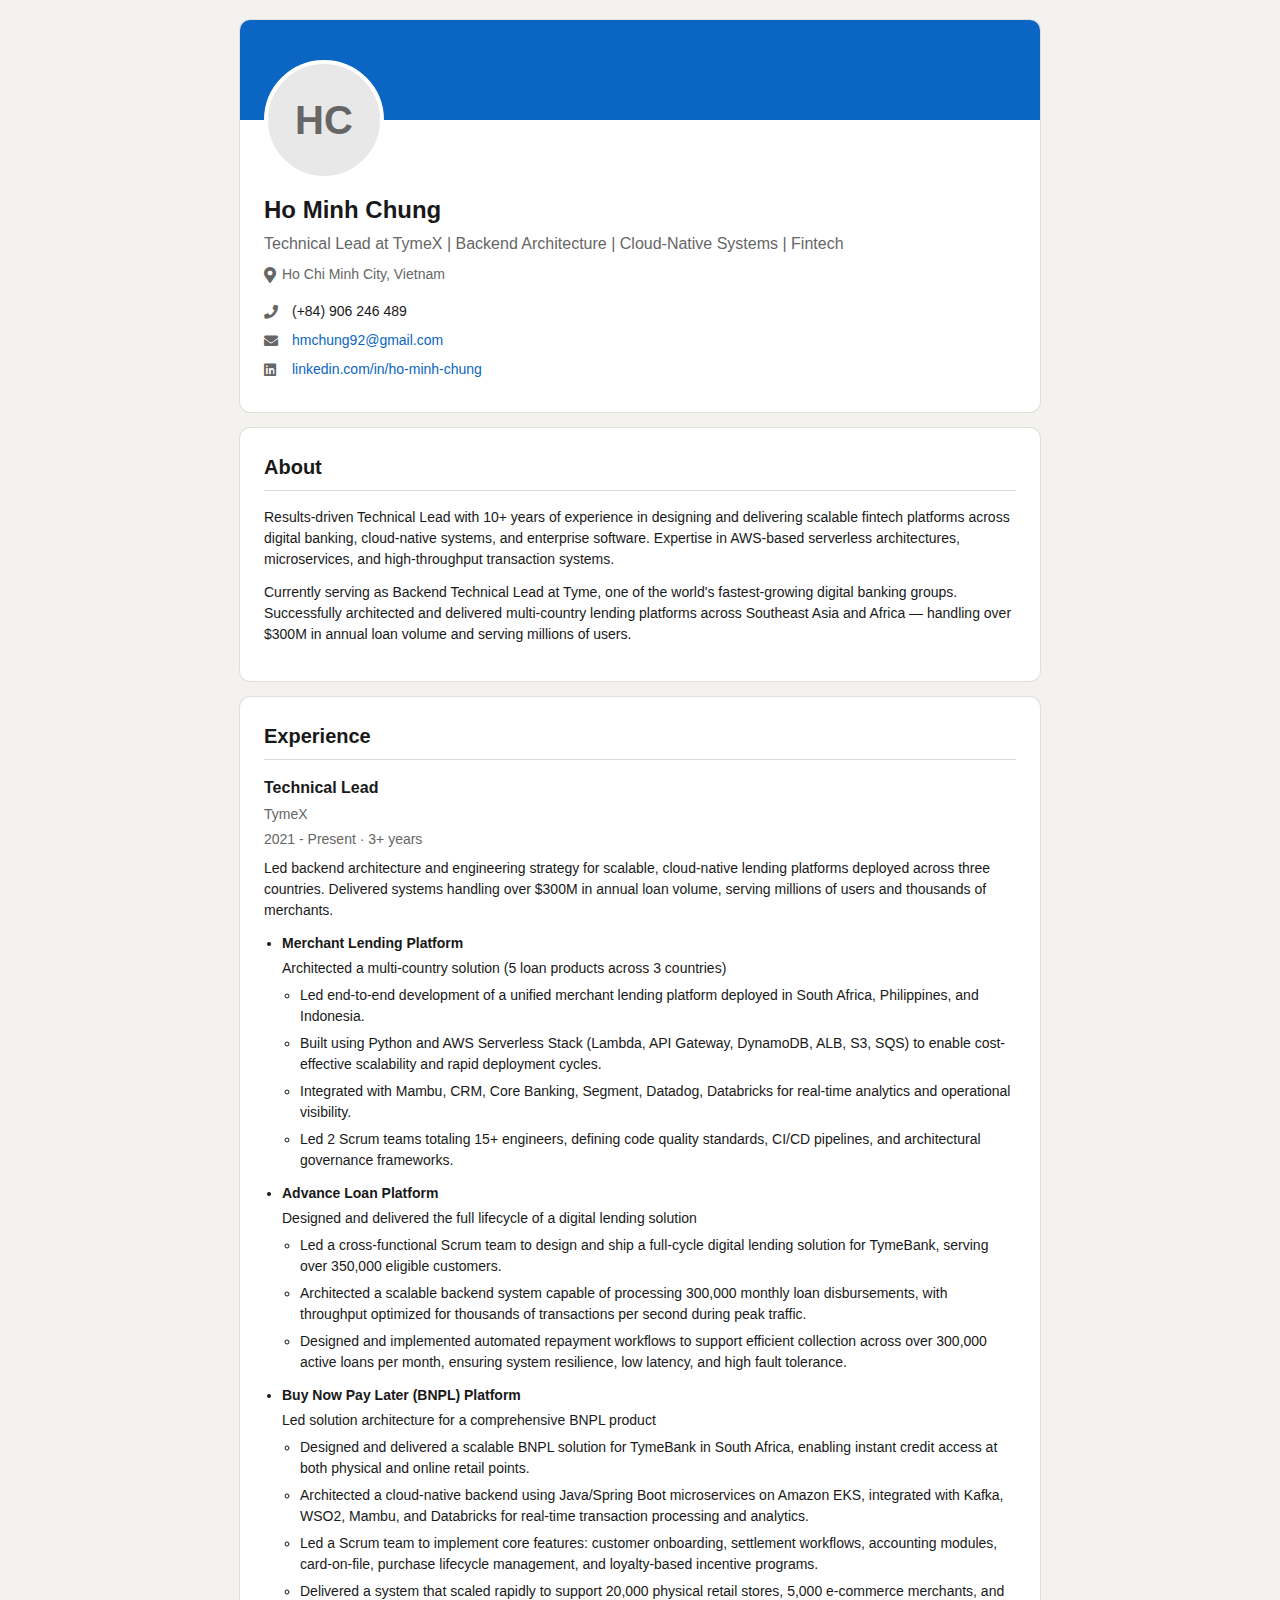
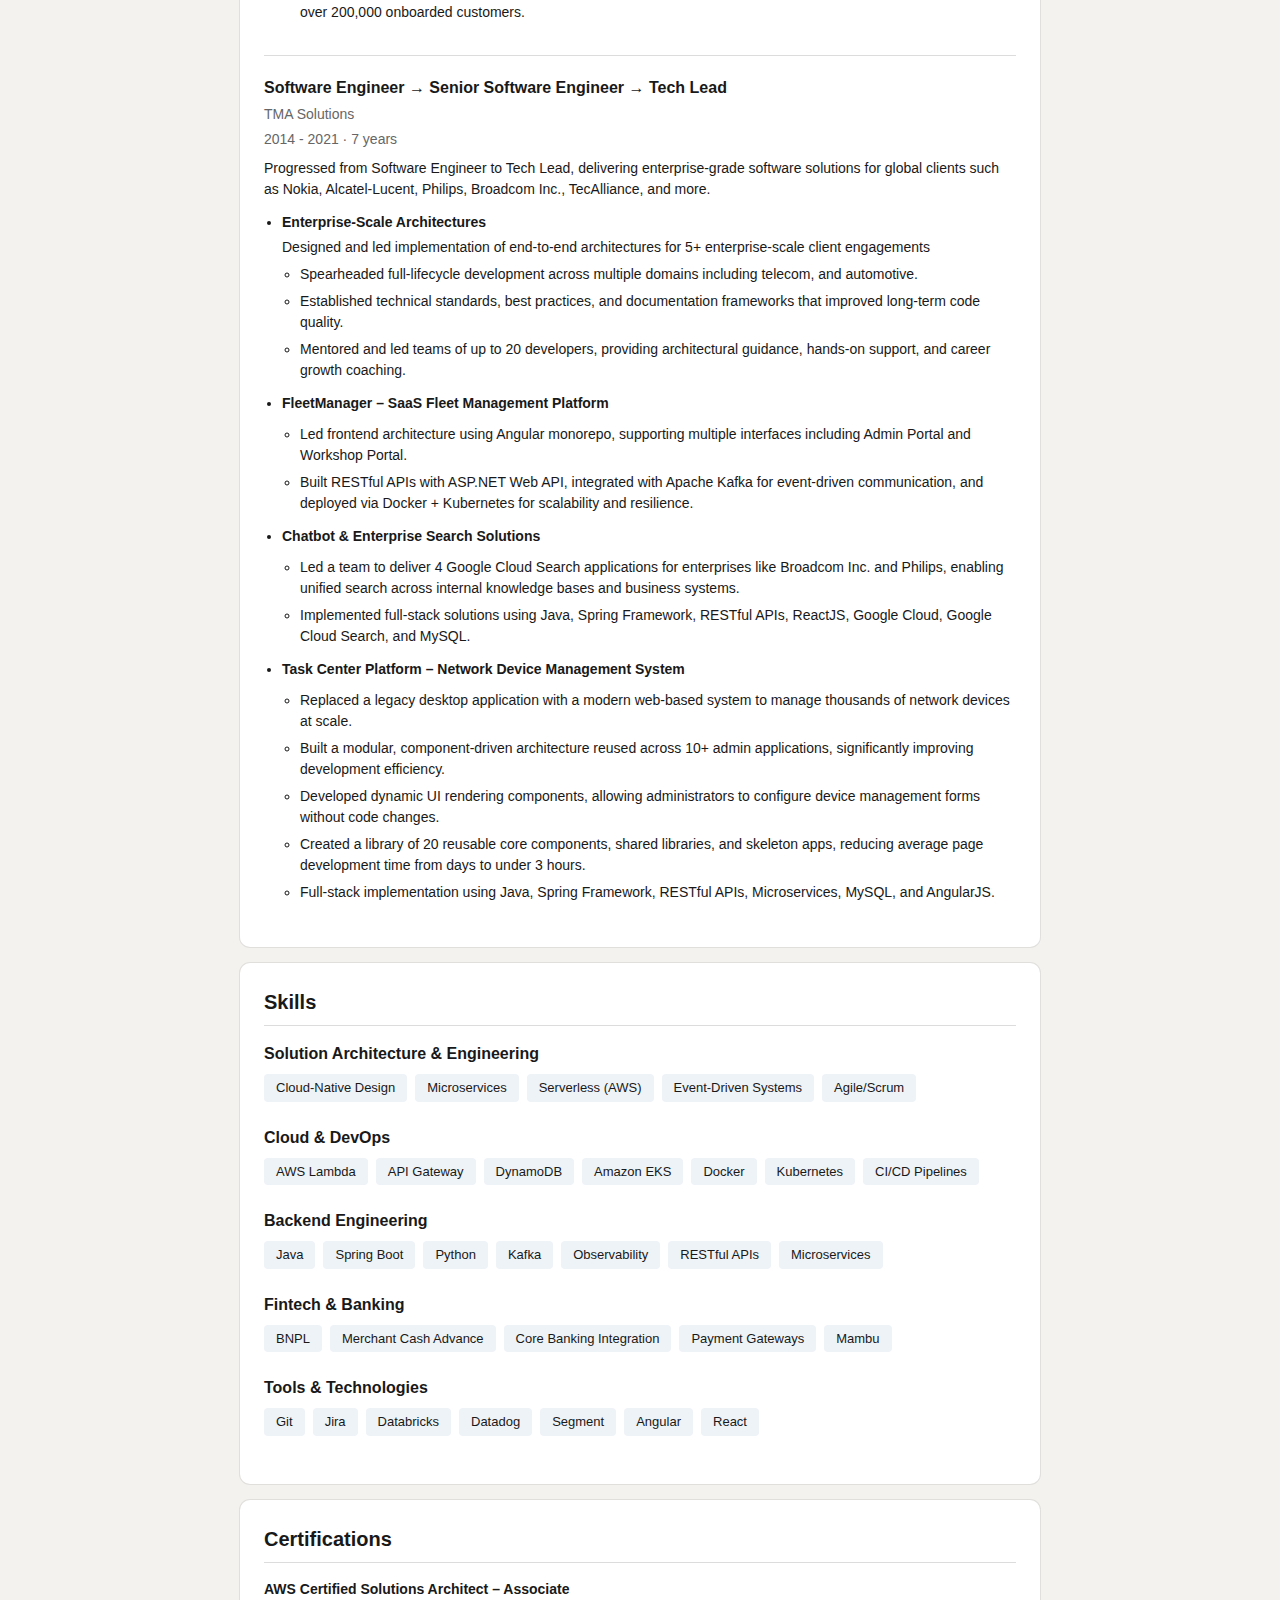
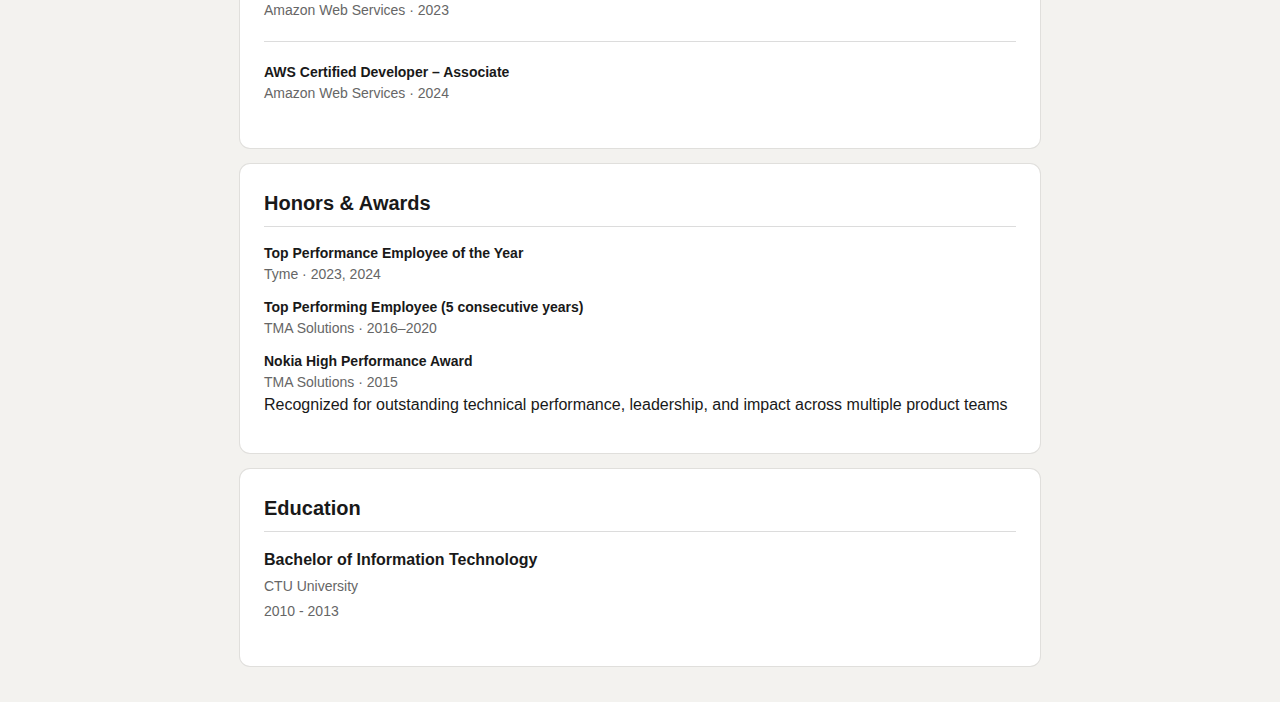
<file: formats/html/resume-linkedin-v1.html>
<!DOCTYPE html>
<html lang="en">
<head>
    <meta charset="UTF-8">
    <meta name="viewport" content="width=device-width, initial-scale=1.0">
    <title>Ho Minh Chung - LinkedIn Profile</title>
    <link rel="stylesheet" href="https://cdnjs.cloudflare.com/ajax/libs/font-awesome/5.15.4/css/all.min.css">
    <style>
        :root {
            --linkedin-blue: #0a66c2;
            --linkedin-black: #191919;
            --linkedin-gray: #666666;
            --linkedin-light-gray: #eef3f8;
            --linkedin-border: #dcdcdc;
            --linkedin-bg: #f3f2ef;
            --font-primary: -apple-system, BlinkMacSystemFont, 'Segoe UI', Roboto, Oxygen, Ubuntu, Cantarell, 'Open Sans', 'Helvetica Neue', sans-serif;
        }
        
        * {
            box-sizing: border-box;
            margin: 0;
            padding: 0;
        }
        
        body {
            font-family: var(--font-primary);
            color: var(--linkedin-black);
            line-height: 1.5;
            background-color: var(--linkedin-bg);
            padding: 20px;
        }
        
        .container {
            max-width: 800px;
            margin: 0 auto;
        }
        
        .card {
            background-color: white;
            border-radius: 10px;
            box-shadow: 0 0 0 1px rgba(0, 0, 0, 0.08);
            padding: 24px;
            margin-bottom: 16px;
        }
        
        /* Header section */
        .profile-header {
            position: relative;
        }
        
        .cover-photo {
            height: 100px;
            background-color: var(--linkedin-blue);
            border-radius: 10px 10px 0 0;
            margin: -24px -24px 0;
        }
        
        .profile-photo {
            width: 120px;
            height: 120px;
            border-radius: 50%;
            border: 4px solid white;
            background-color: white;
            position: relative;
            margin-top: -60px;
            background-color: #e8e8e8;
            display: flex;
            align-items: center;
            justify-content: center;
            font-size: 40px;
            color: var(--linkedin-gray);
            overflow: hidden;
        }
        
        .profile-initials {
            font-weight: bold;
        }
        
        .profile-name {
            font-size: 24px;
            font-weight: 600;
            margin: 12px 0 4px;
            color: var(--linkedin-black);
        }
        
        .profile-headline {
            font-size: 16px;
            color: var(--linkedin-gray);
            margin-bottom: 8px;
        }
        
        .profile-location {
            font-size: 14px;
            color: var(--linkedin-gray);
            display: flex;
            align-items: center;
            margin-bottom: 16px;
        }
        
        .profile-location i {
            margin-right: 6px;
            font-size: 16px;
        }
        
        .contact-info {
            margin-top: 12px;
            font-size: 14px;
        }
        
        .contact-item {
            display: flex;
            align-items: center;
            margin-bottom: 8px;
        }
        
        .contact-item i {
            color: var(--linkedin-gray);
            width: 20px;
            margin-right: 8px;
        }
        
        .contact-link {
            color: var(--linkedin-blue);
            text-decoration: none;
        }
        
        .contact-link:hover {
            text-decoration: underline;
        }
        
        /* Section styling */
        .section-title {
            font-size: 20px;
            font-weight: 600;
            color: var(--linkedin-black);
            margin-bottom: 16px;
            padding-bottom: 8px;
            border-bottom: 1px solid var(--linkedin-border);
        }
        
        .experience-item, .education-item, .certification-item {
            margin-bottom: 20px;
            padding-bottom: 20px;
            border-bottom: 1px solid var(--linkedin-border);
        }
        
        .experience-item:last-child, .education-item:last-child, .certification-item:last-child {
            border-bottom: none;
            padding-bottom: 0;
        }
        
        .role-title {
            font-size: 16px;
            font-weight: 600;
            margin-bottom: 4px;
        }
        
        .company-name {
            font-size: 14px;
            color: var(--linkedin-gray);
            margin-bottom: 4px;
        }
        
        .date-range {
            font-size: 14px;
            color: var(--linkedin-gray);
            margin-bottom: 8px;
        }
        
        .job-description {
            font-size: 14px;
            margin-bottom: 12px;
            color: var(--linkedin-black);
        }
        
        .achievements-list {
            padding-left: 18px;
            margin-bottom: 12px;
        }
        
        .achievements-list li {
            font-size: 14px;
            margin-bottom: 8px;
            position: relative;
        }
        
        .project-title {
            font-weight: 600;
            margin-bottom: 4px;
            display: inline-block;
            font-size: 14px;
        }
        
        .inner-list {
            padding-left: 18px;
            margin-bottom: 12px;
            margin-top: 6px;
        }
        
        .inner-list li {
            font-size: 14px;
            margin-bottom: 6px;
        }
        
        .skill-tag {
            display: inline-block;
            background-color: var(--linkedin-light-gray);
            padding: 4px 12px;
            border-radius: 4px;
            font-size: 13px;
            margin-right: 8px;
            margin-bottom: 8px;
        }
        
        .skills-section .card-content {
            display: flex;
            flex-wrap: wrap;
        }
        
        .skill-category {
            margin-bottom: 16px;
            width: 100%;
        }
        
        .skill-category-title {
            font-weight: 600;
            margin-bottom: 8px;
        }
        
        .skill-list {
            display: flex;
            flex-wrap: wrap;
        }
        
        .award-item {
            margin-bottom: 12px;
        }
        
        .award-title {
            font-weight: 600;
            font-size: 14px;
        }
        
        .award-details {
            font-size: 14px;
            color: var(--linkedin-gray);
        }
        
        .cert-title {
            font-weight: 600;
            font-size: 14px;
            display: block;
        }
        
        .cert-issuer {
            font-size: 14px;
            color: var(--linkedin-gray);
        }
        
        @media (max-width: 600px) {
            .card {
                padding: 16px;
            }
            
            .cover-photo {
                margin: -16px -16px 0;
            }
            
            .profile-photo {
                width: 100px;
                height: 100px;
                margin-top: -50px;
            }
            
            .profile-name {
                font-size: 20px;
            }
        }
    </style>
</head>
<body>
    <div class="container">
        <!-- Profile Header Card -->
        <div class="card profile-header">
            <div class="cover-photo"></div>
            <div class="profile-photo">
                <div class="profile-initials">HC</div>
            </div>
            <h1 class="profile-name">Ho Minh Chung</h1>
            <div class="profile-headline">Technical Lead at TymeX | Backend Architecture | Cloud-Native Systems | Fintech</div>
            <div class="profile-location">
                <i class="fas fa-map-marker-alt"></i> Ho Chi Minh City, Vietnam
            </div>
            
            <div class="contact-info">
                <div class="contact-item">
                    <i class="fas fa-phone"></i>
                    <span>(+84) 906 246 489</span>
                </div>
                <div class="contact-item">
                    <i class="fas fa-envelope"></i>
                    <a href="mailto:hmchung92@gmail.com" class="contact-link">hmchung92@gmail.com</a>
                </div>
                <div class="contact-item">
                    <i class="fab fa-linkedin"></i>
                    <a href="https://www.linkedin.com/in/ho-minh-chung" class="contact-link">linkedin.com/in/ho-minh-chung</a>
                </div>
            </div>
        </div>
        
        <!-- About Section -->
        <div class="card">
            <h2 class="section-title">About</h2>
            <p class="job-description">
                Results-driven Technical Lead with 10+ years of experience in designing and delivering scalable fintech platforms across digital banking, cloud-native systems, and enterprise software. Expertise in AWS-based serverless architectures, microservices, and high-throughput transaction systems.
            </p>
            <p class="job-description">
                Currently serving as Backend Technical Lead at Tyme, one of the world's fastest-growing digital banking groups. Successfully architected and delivered multi-country lending platforms across Southeast Asia and Africa — handling over $300M in annual loan volume and serving millions of users.
            </p>
        </div>
        
        <!-- Experience Section -->
        <div class="card">
            <h2 class="section-title">Experience</h2>
            
            <!-- Experience Item 1 -->
            <div class="experience-item">
                <h3 class="role-title">Technical Lead</h3>
                <div class="company-name">TymeX</div>
                <div class="date-range">2021 - Present · 3+ years</div>
                <p class="job-description">
                    Led backend architecture and engineering strategy for scalable, cloud-native lending platforms deployed across three countries. Delivered systems handling over $300M in annual loan volume, serving millions of users and thousands of merchants.
                </p>
                
                <ul class="achievements-list">
                    <li>
                        <div class="project-title">Merchant Lending Platform</div>
                        <p>Architected a multi-country solution (5 loan products across 3 countries)</p>
                        <ul class="inner-list">
                            <li>Led end-to-end development of a unified merchant lending platform deployed in South Africa, Philippines, and Indonesia.</li>
                            <li>Built using Python and AWS Serverless Stack (Lambda, API Gateway, DynamoDB, ALB, S3, SQS) to enable cost-effective scalability and rapid deployment cycles.</li>
                            <li>Integrated with Mambu, CRM, Core Banking, Segment, Datadog, Databricks for real-time analytics and operational visibility.</li>
                            <li>Led 2 Scrum teams totaling 15+ engineers, defining code quality standards, CI/CD pipelines, and architectural governance frameworks.</li>
                        </ul>
                    </li>
                    
                    <li>
                        <div class="project-title">Advance Loan Platform</div>
                        <p>Designed and delivered the full lifecycle of a digital lending solution</p>
                        <ul class="inner-list">
                            <li>Led a cross-functional Scrum team to design and ship a full-cycle digital lending solution for TymeBank, serving over 350,000 eligible customers.</li>
                            <li>Architected a scalable backend system capable of processing 300,000 monthly loan disbursements, with throughput optimized for thousands of transactions per second during peak traffic.</li>
                            <li>Designed and implemented automated repayment workflows to support efficient collection across over 300,000 active loans per month, ensuring system resilience, low latency, and high fault tolerance.</li>
                        </ul>
                    </li>
                    
                    <li>
                        <div class="project-title">Buy Now Pay Later (BNPL) Platform</div>
                        <p>Led solution architecture for a comprehensive BNPL product</p>
                        <ul class="inner-list">
                            <li>Designed and delivered a scalable BNPL solution for TymeBank in South Africa, enabling instant credit access at both physical and online retail points.</li>
                            <li>Architected a cloud-native backend using Java/Spring Boot microservices on Amazon EKS, integrated with Kafka, WSO2, Mambu, and Databricks for real-time transaction processing and analytics.</li>
                            <li>Led a Scrum team to implement core features: customer onboarding, settlement workflows, accounting modules, card-on-file, purchase lifecycle management, and loyalty-based incentive programs.</li>
                            <li>Delivered a system that scaled rapidly to support 20,000 physical retail stores, 5,000 e-commerce merchants, and over 200,000 onboarded customers.</li>
                        </ul>
                    </li>
                </ul>
            </div>
            
            <!-- Experience Item 2 -->
            <div class="experience-item">
                <h3 class="role-title">Software Engineer → Senior Software Engineer → Tech Lead</h3>
                <div class="company-name">TMA Solutions</div>
                <div class="date-range">2014 - 2021 · 7 years</div>
                <p class="job-description">
                    Progressed from Software Engineer to Tech Lead, delivering enterprise-grade software solutions for global clients such as Nokia, Alcatel-Lucent, Philips, Broadcom Inc., TecAlliance, and more.
                </p>
                
                <ul class="achievements-list">
                    <li>
                        <div class="project-title">Enterprise-Scale Architectures</div>
                        <p>Designed and led implementation of end-to-end architectures for 5+ enterprise-scale client engagements</p>
                        <ul class="inner-list">
                            <li>Spearheaded full-lifecycle development across multiple domains including telecom, and automotive.</li>
                            <li>Established technical standards, best practices, and documentation frameworks that improved long-term code quality.</li>
                            <li>Mentored and led teams of up to 20 developers, providing architectural guidance, hands-on support, and career growth coaching.</li>
                        </ul>
                    </li>
                    
                    <li>
                        <div class="project-title">FleetManager – SaaS Fleet Management Platform</div>
                        <ul class="inner-list">
                            <li>Led frontend architecture using Angular monorepo, supporting multiple interfaces including Admin Portal and Workshop Portal.</li>
                            <li>Built RESTful APIs with ASP.NET Web API, integrated with Apache Kafka for event-driven communication, and deployed via Docker + Kubernetes for scalability and resilience.</li>
                        </ul>
                    </li>
                    
                    <li>
                        <div class="project-title">Chatbot & Enterprise Search Solutions</div>
                        <ul class="inner-list">
                            <li>Led a team to deliver 4 Google Cloud Search applications for enterprises like Broadcom Inc. and Philips, enabling unified search across internal knowledge bases and business systems.</li>
                            <li>Implemented full-stack solutions using Java, Spring Framework, RESTful APIs, ReactJS, Google Cloud, Google Cloud Search, and MySQL.</li>
                        </ul>
                    </li>
                    
                    <li>
                        <div class="project-title">Task Center Platform – Network Device Management System</div>
                        <ul class="inner-list">
                            <li>Replaced a legacy desktop application with a modern web-based system to manage thousands of network devices at scale.</li>
                            <li>Built a modular, component-driven architecture reused across 10+ admin applications, significantly improving development efficiency.</li>
                            <li>Developed dynamic UI rendering components, allowing administrators to configure device management forms without code changes.</li>
                            <li>Created a library of 20 reusable core components, shared libraries, and skeleton apps, reducing average page development time from days to under 3 hours.</li>
                            <li>Full-stack implementation using Java, Spring Framework, RESTful APIs, Microservices, MySQL, and AngularJS.</li>
                        </ul>
                    </li>
                </ul>
            </div>
        </div>
        
        <!-- Skills Section -->
        <div class="card skills-section">
            <h2 class="section-title">Skills</h2>
            <div class="card-content">
                <div class="skill-category">
                    <div class="skill-category-title">Solution Architecture & Engineering</div>
                    <div class="skill-list">
                        <div class="skill-tag">Cloud-Native Design</div>
                        <div class="skill-tag">Microservices</div>
                        <div class="skill-tag">Serverless (AWS)</div>
                        <div class="skill-tag">Event-Driven Systems</div>
                        <div class="skill-tag">Agile/Scrum</div>
                    </div>
                </div>
                
                <div class="skill-category">
                    <div class="skill-category-title">Cloud & DevOps</div>
                    <div class="skill-list">
                        <div class="skill-tag">AWS Lambda</div>
                        <div class="skill-tag">API Gateway</div>
                        <div class="skill-tag">DynamoDB</div>
                        <div class="skill-tag">Amazon EKS</div>
                        <div class="skill-tag">Docker</div>
                        <div class="skill-tag">Kubernetes</div>
                        <div class="skill-tag">CI/CD Pipelines</div>
                    </div>
                </div>
                
                <div class="skill-category">
                    <div class="skill-category-title">Backend Engineering</div>
                    <div class="skill-list">
                        <div class="skill-tag">Java</div>
                        <div class="skill-tag">Spring Boot</div>
                        <div class="skill-tag">Python</div>
                        <div class="skill-tag">Kafka</div>
                        <div class="skill-tag">Observability</div>
                        <div class="skill-tag">RESTful APIs</div>
                        <div class="skill-tag">Microservices</div>
                    </div>
                </div>
                
                <div class="skill-category">
                    <div class="skill-category-title">Fintech & Banking</div>
                    <div class="skill-list">
                        <div class="skill-tag">BNPL</div>
                        <div class="skill-tag">Merchant Cash Advance</div>
                        <div class="skill-tag">Core Banking Integration</div>
                        <div class="skill-tag">Payment Gateways</div>
                        <div class="skill-tag">Mambu</div>
                    </div>
                </div>
                
                <div class="skill-category">
                    <div class="skill-category-title">Tools & Technologies</div>
                    <div class="skill-list">
                        <div class="skill-tag">Git</div>
                        <div class="skill-tag">Jira</div>
                        <div class="skill-tag">Databricks</div>
                        <div class="skill-tag">Datadog</div>
                        <div class="skill-tag">Segment</div>
                        <div class="skill-tag">Angular</div>
                        <div class="skill-tag">React</div>
                    </div>
                </div>
            </div>
        </div>
        
        <!-- Certifications Section -->
        <div class="card">
            <h2 class="section-title">Certifications</h2>
            <div class="certification-item">
                <span class="cert-title">AWS Certified Solutions Architect – Associate</span>
                <div class="cert-issuer">Amazon Web Services · 2023</div>
            </div>
            <div class="certification-item">
                <span class="cert-title">AWS Certified Developer – Associate</span>
                <div class="cert-issuer">Amazon Web Services · 2024</div>
            </div>
        </div>
        
        <!-- Honors & Awards Section -->
        <div class="card">
            <h2 class="section-title">Honors & Awards</h2>
            <div class="award-item">
                <div class="award-title">Top Performance Employee of the Year</div>
                <div class="award-details">Tyme · 2023, 2024</div>
            </div>
            <div class="award-item">
                <div class="award-title">Top Performing Employee (5 consecutive years)</div>
                <div class="award-details">TMA Solutions · 2016–2020</div>
            </div>
            <div class="award-item">
                <div class="award-title">Nokia High Performance Award</div>
                <div class="award-details">TMA Solutions · 2015</div>
                <p>Recognized for outstanding technical performance, leadership, and impact across multiple product teams</p>
            </div>
        </div>
        
        <!-- Education Section -->
        <div class="card">
            <h2 class="section-title">Education</h2>
            <div class="education-item">
                <h3 class="role-title">Bachelor of Information Technology</h3>
                <div class="company-name">CTU University</div>
                <div class="date-range">2010 - 2013</div>
            </div>
        </div>
    </div>
</body>
</html>
</file>
